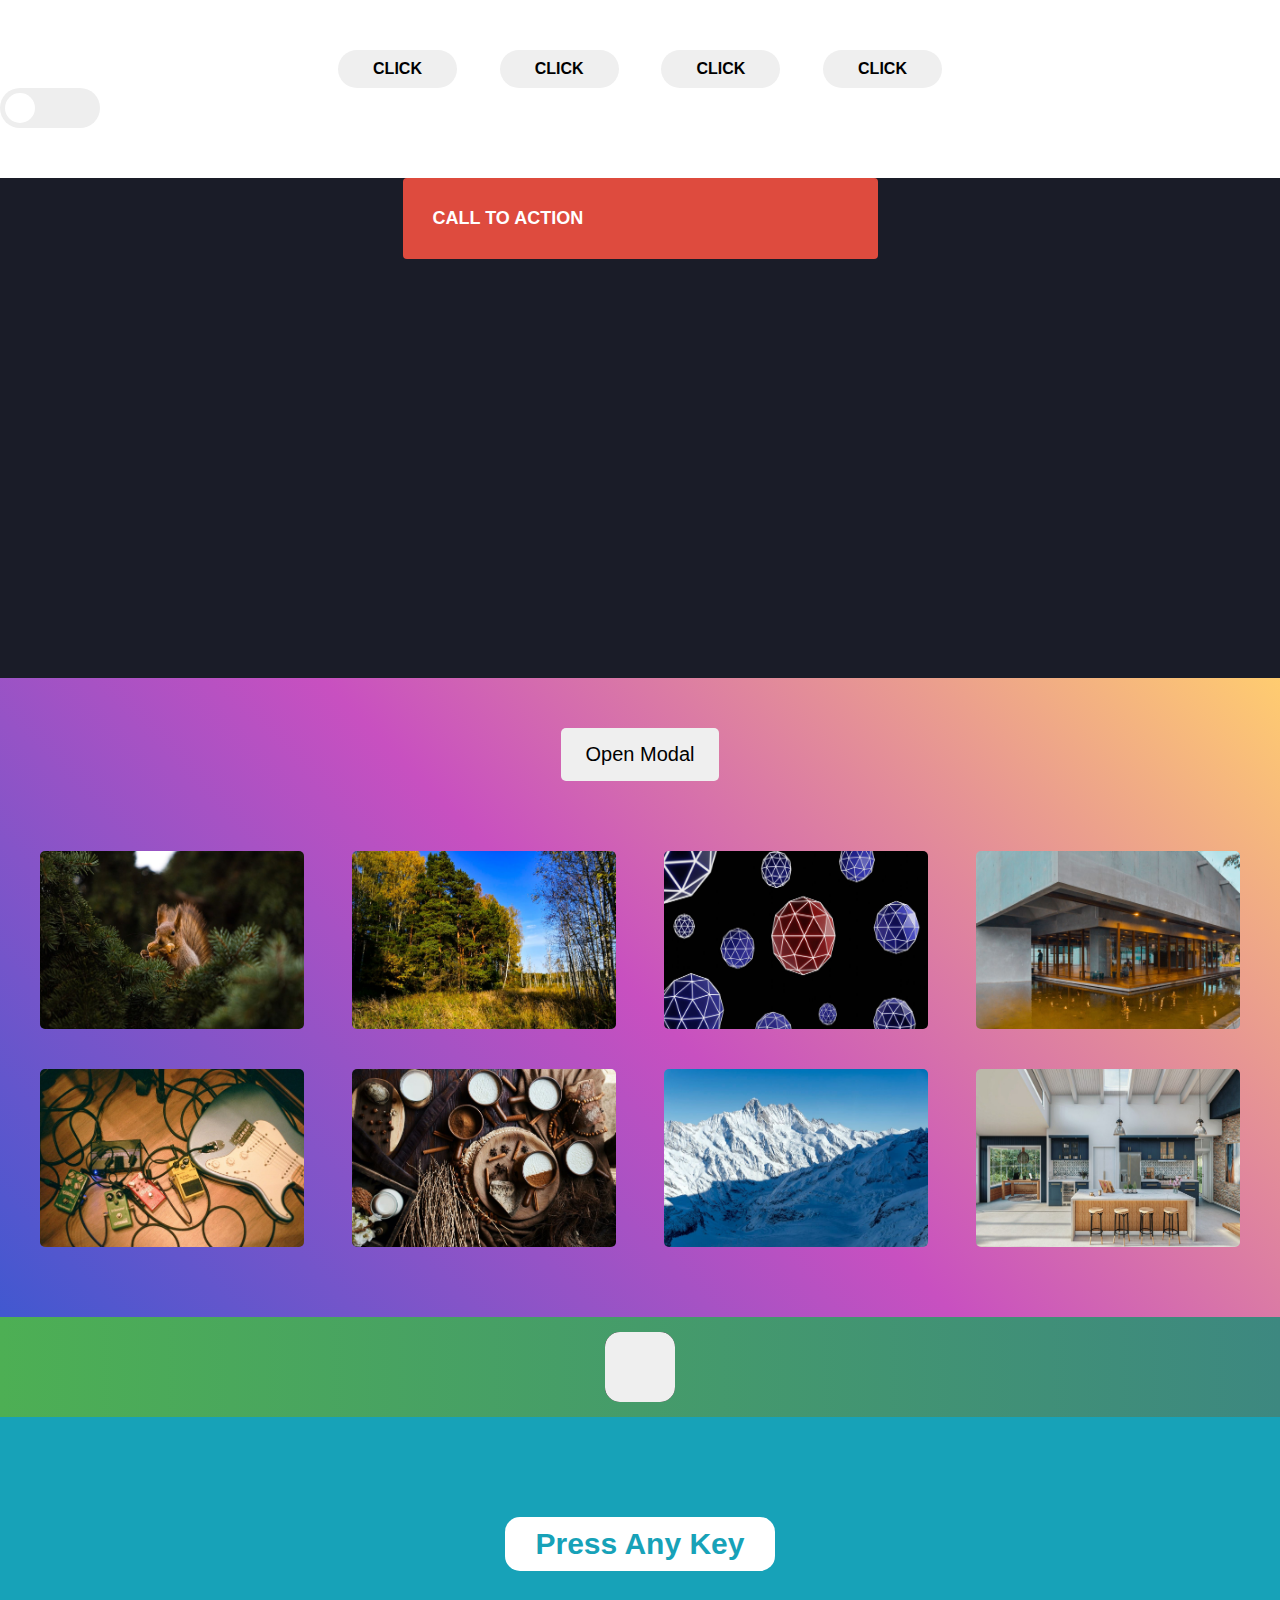
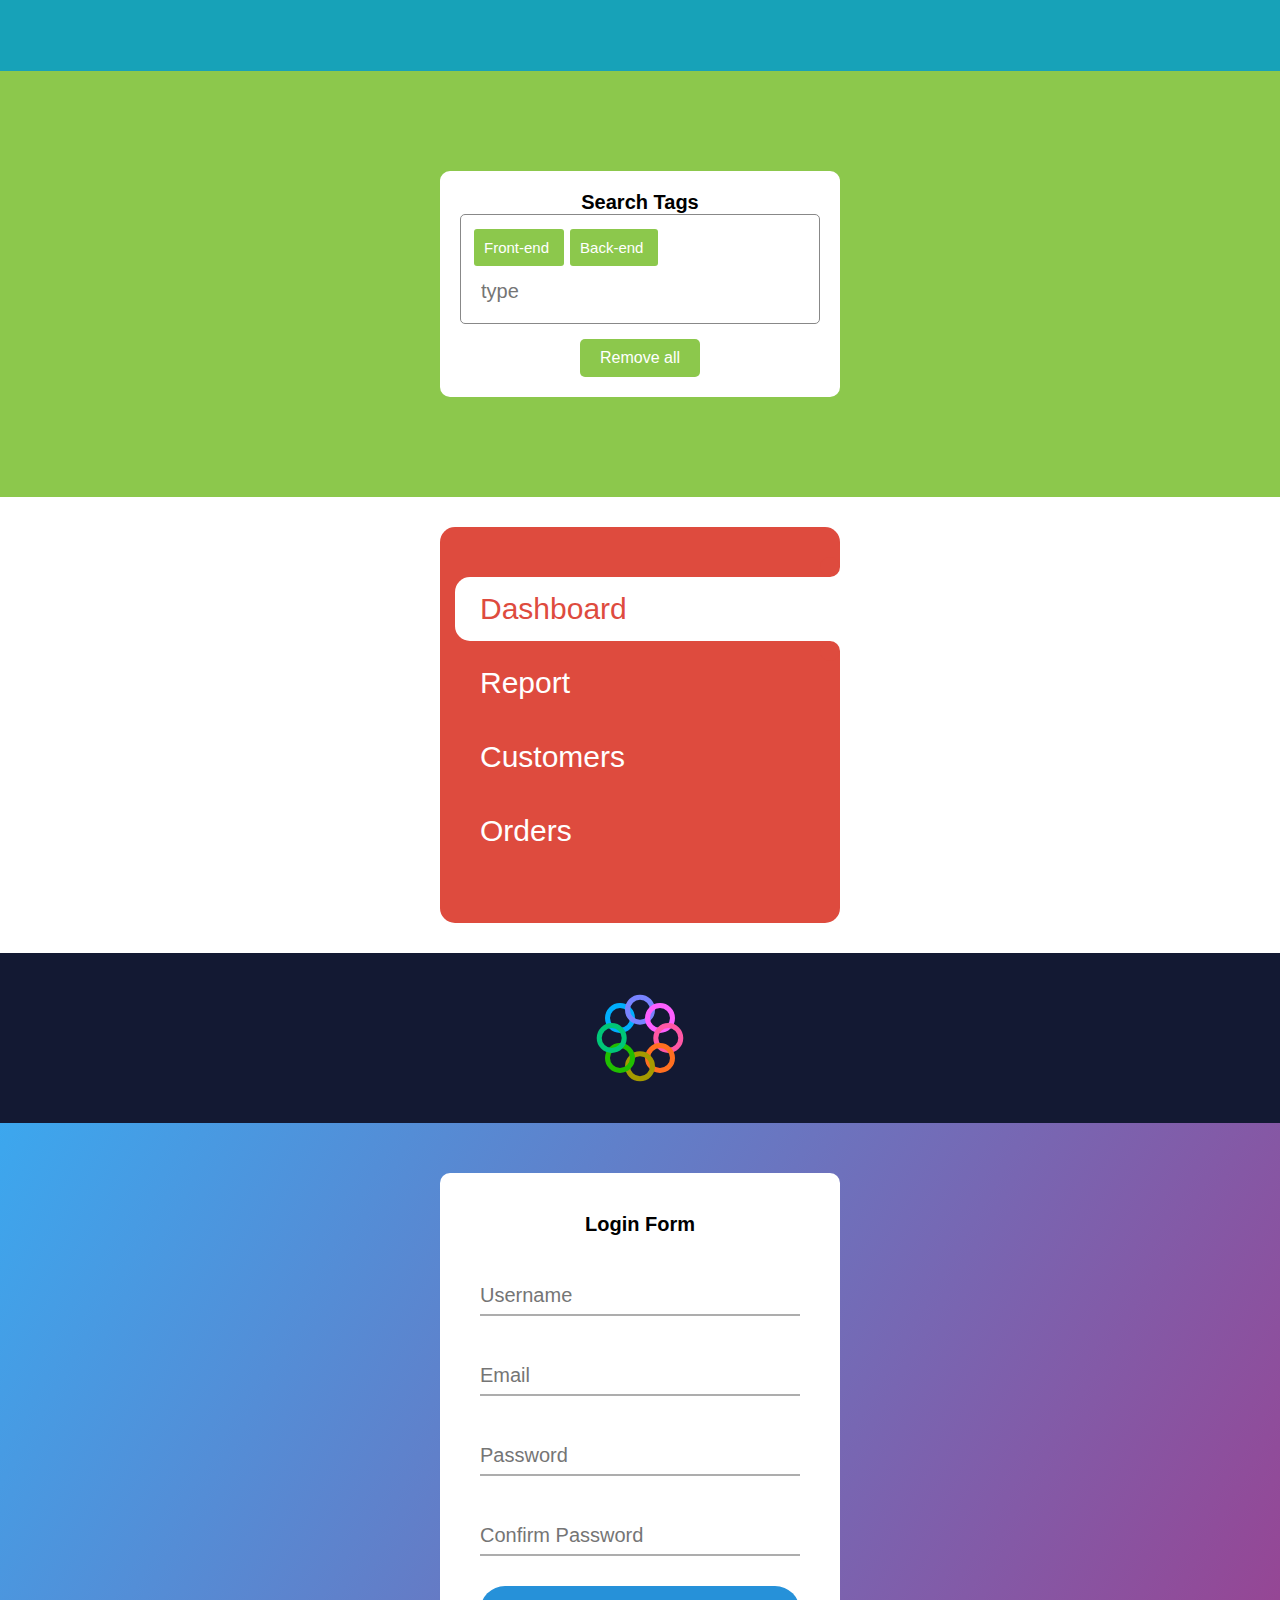
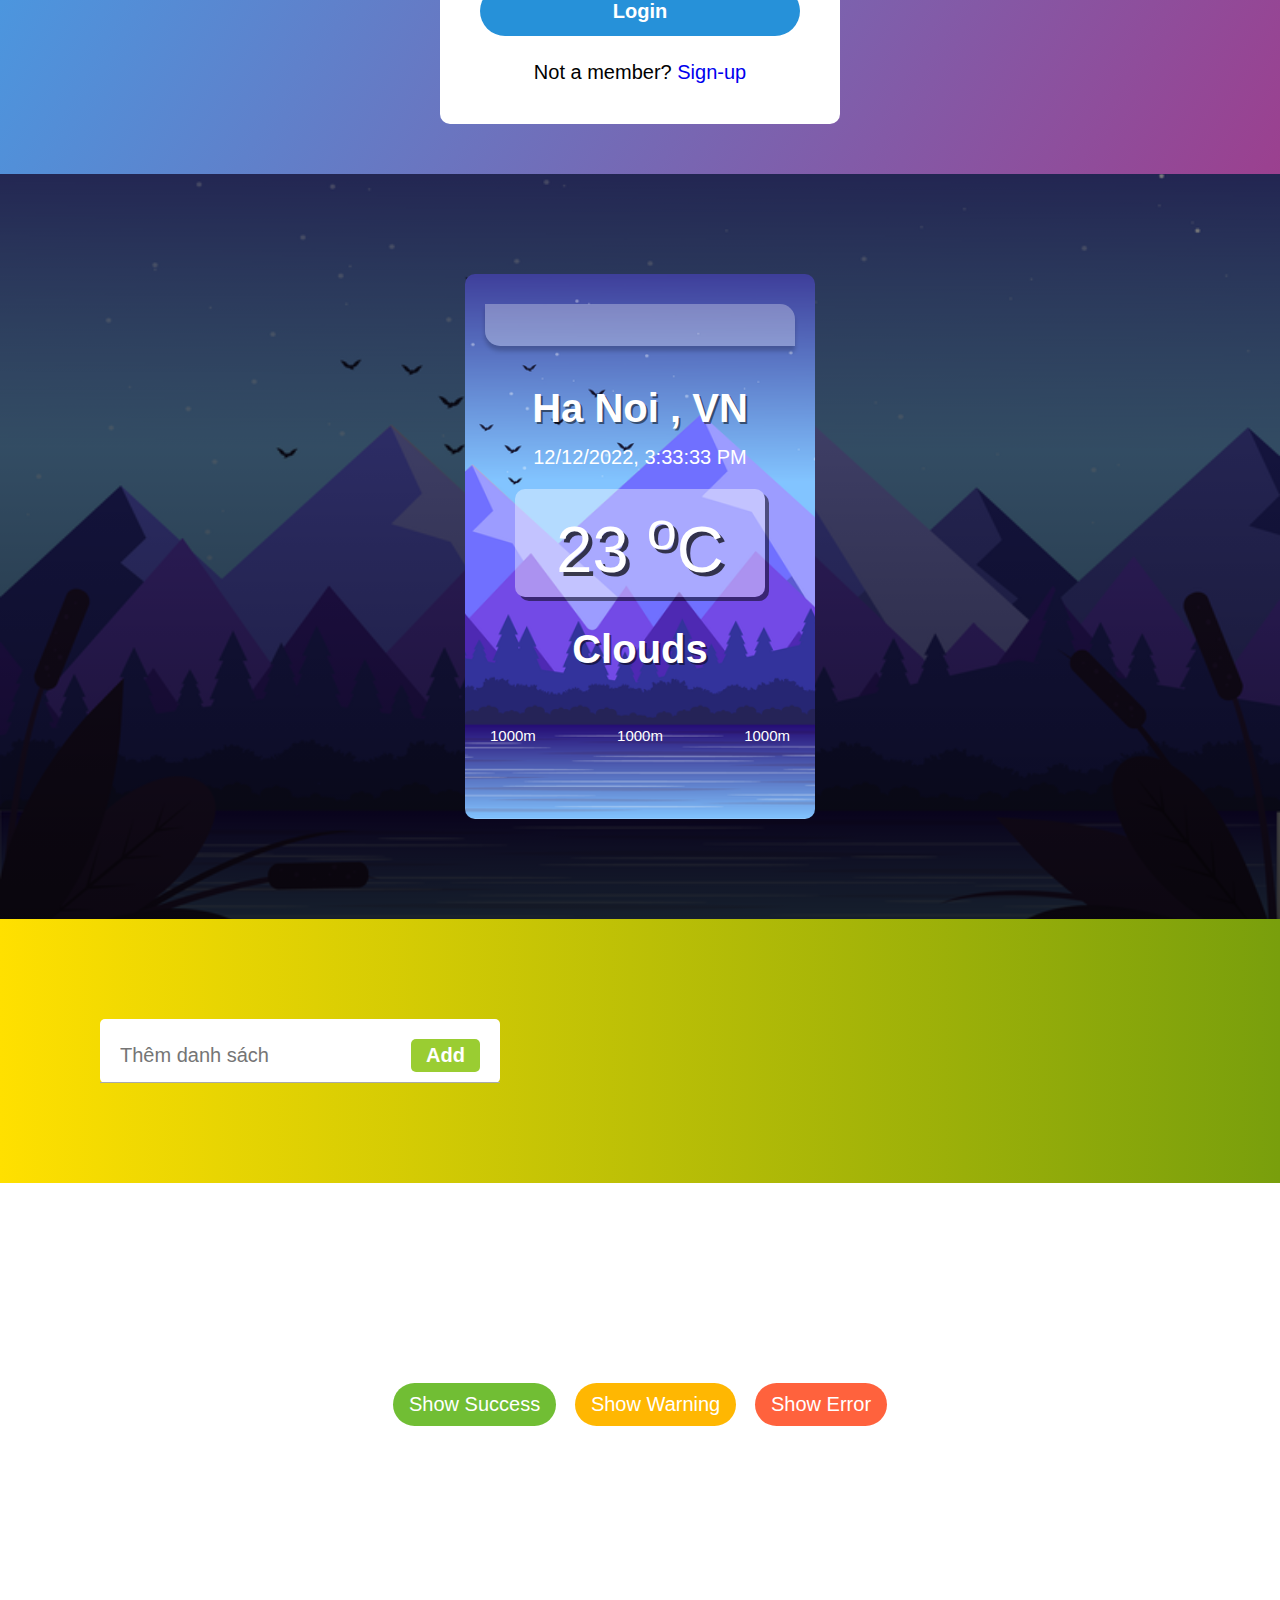
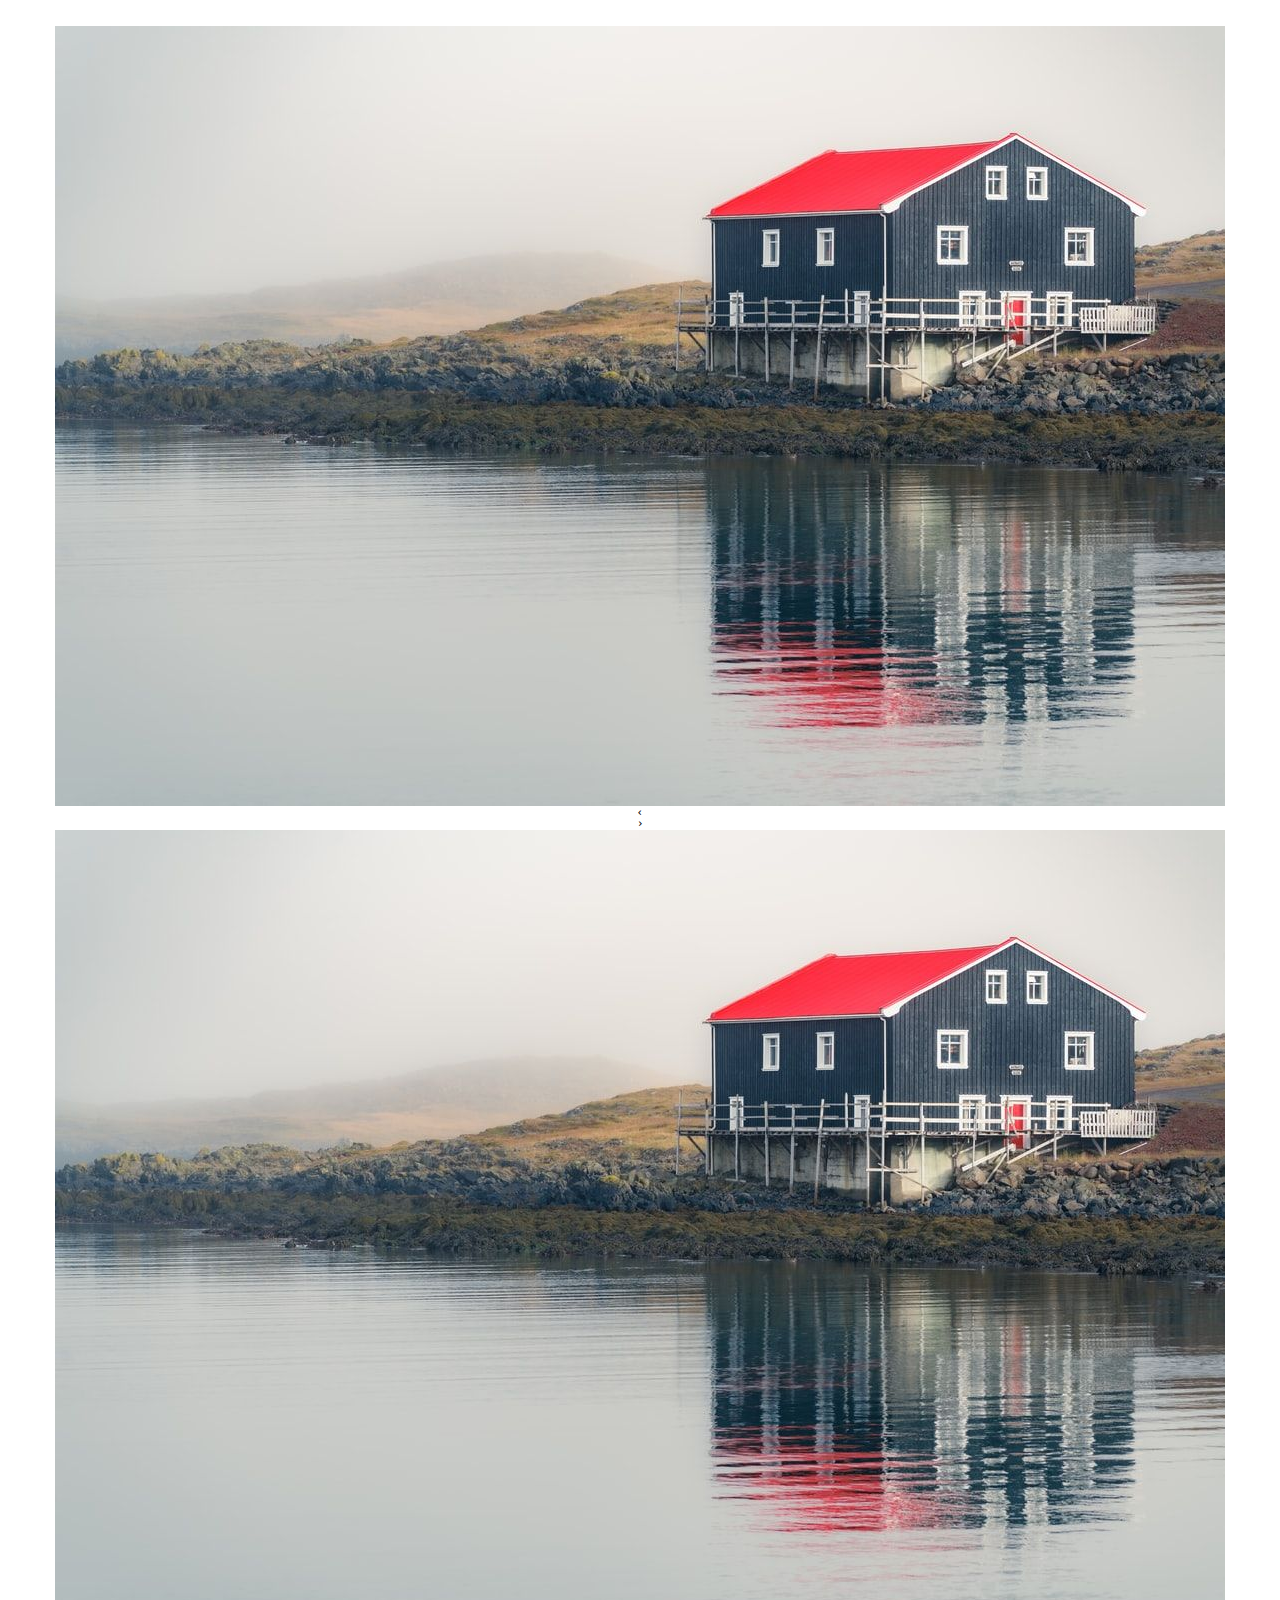
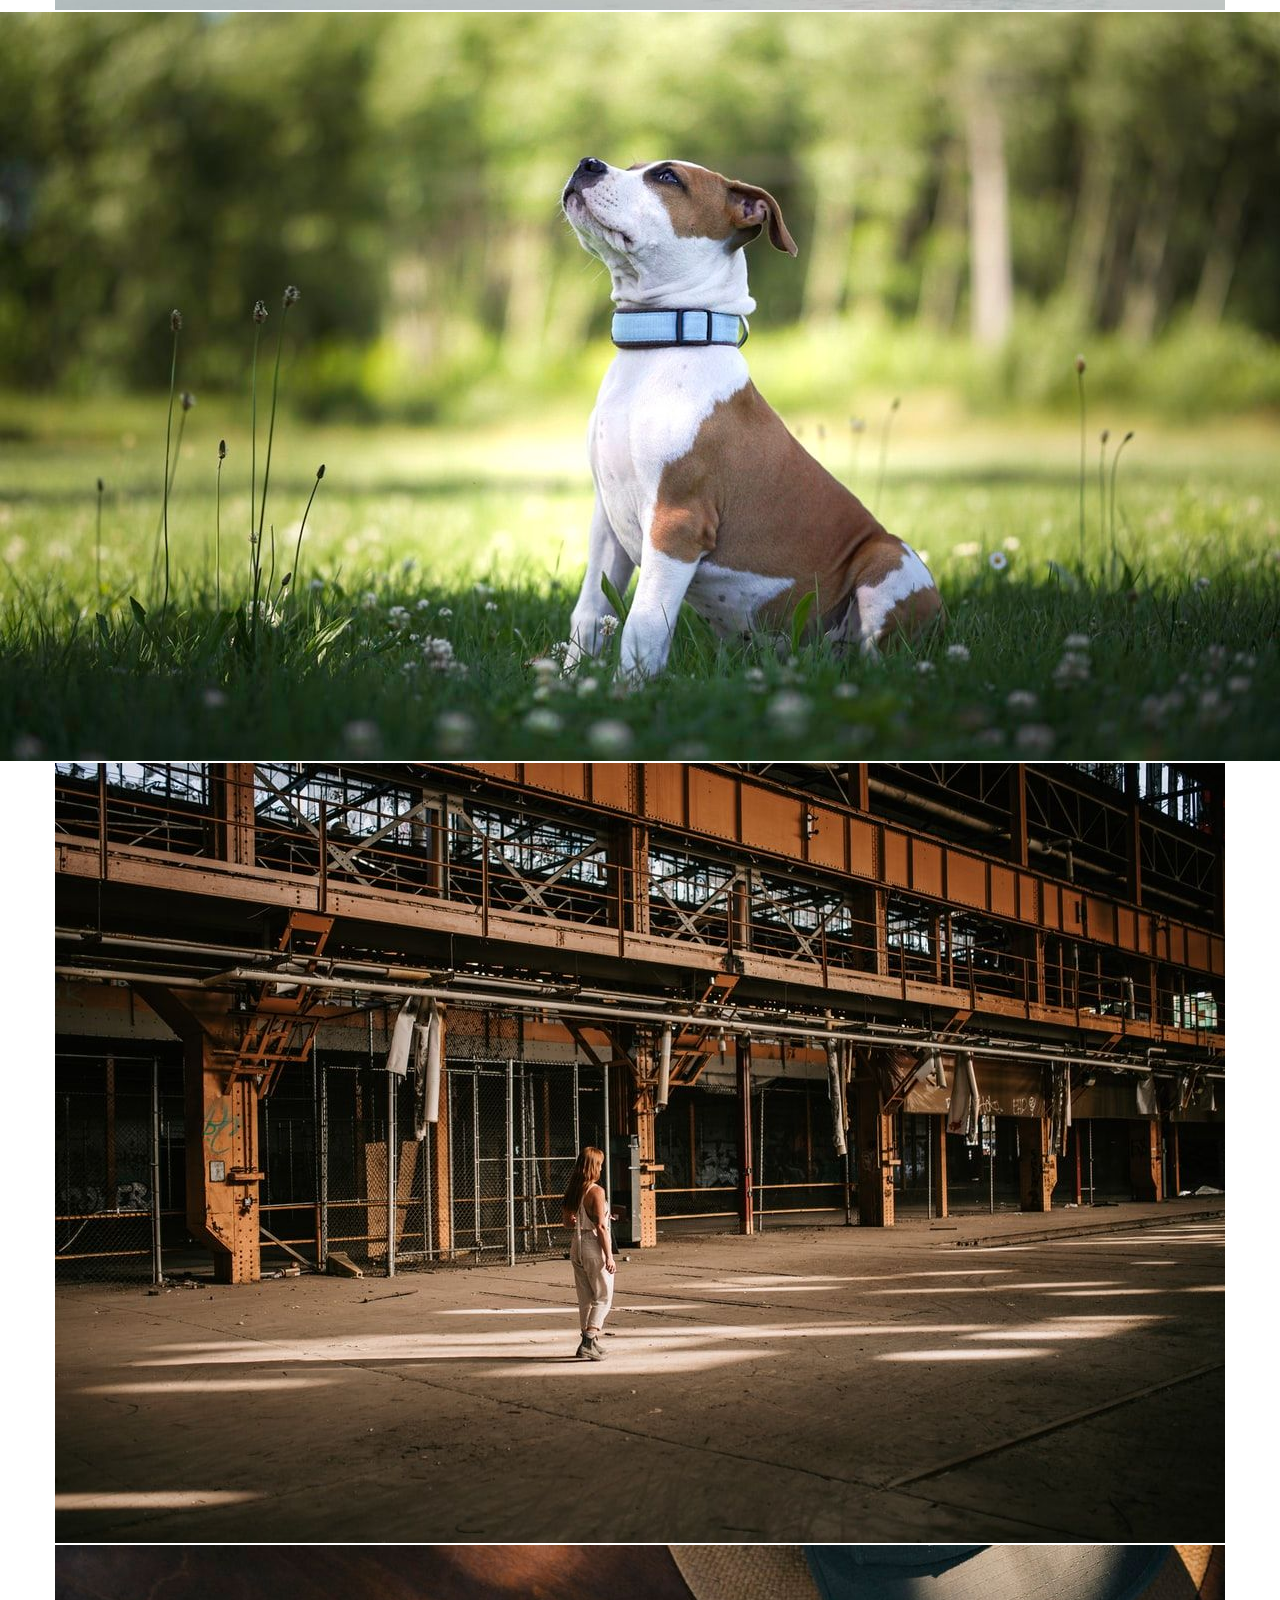
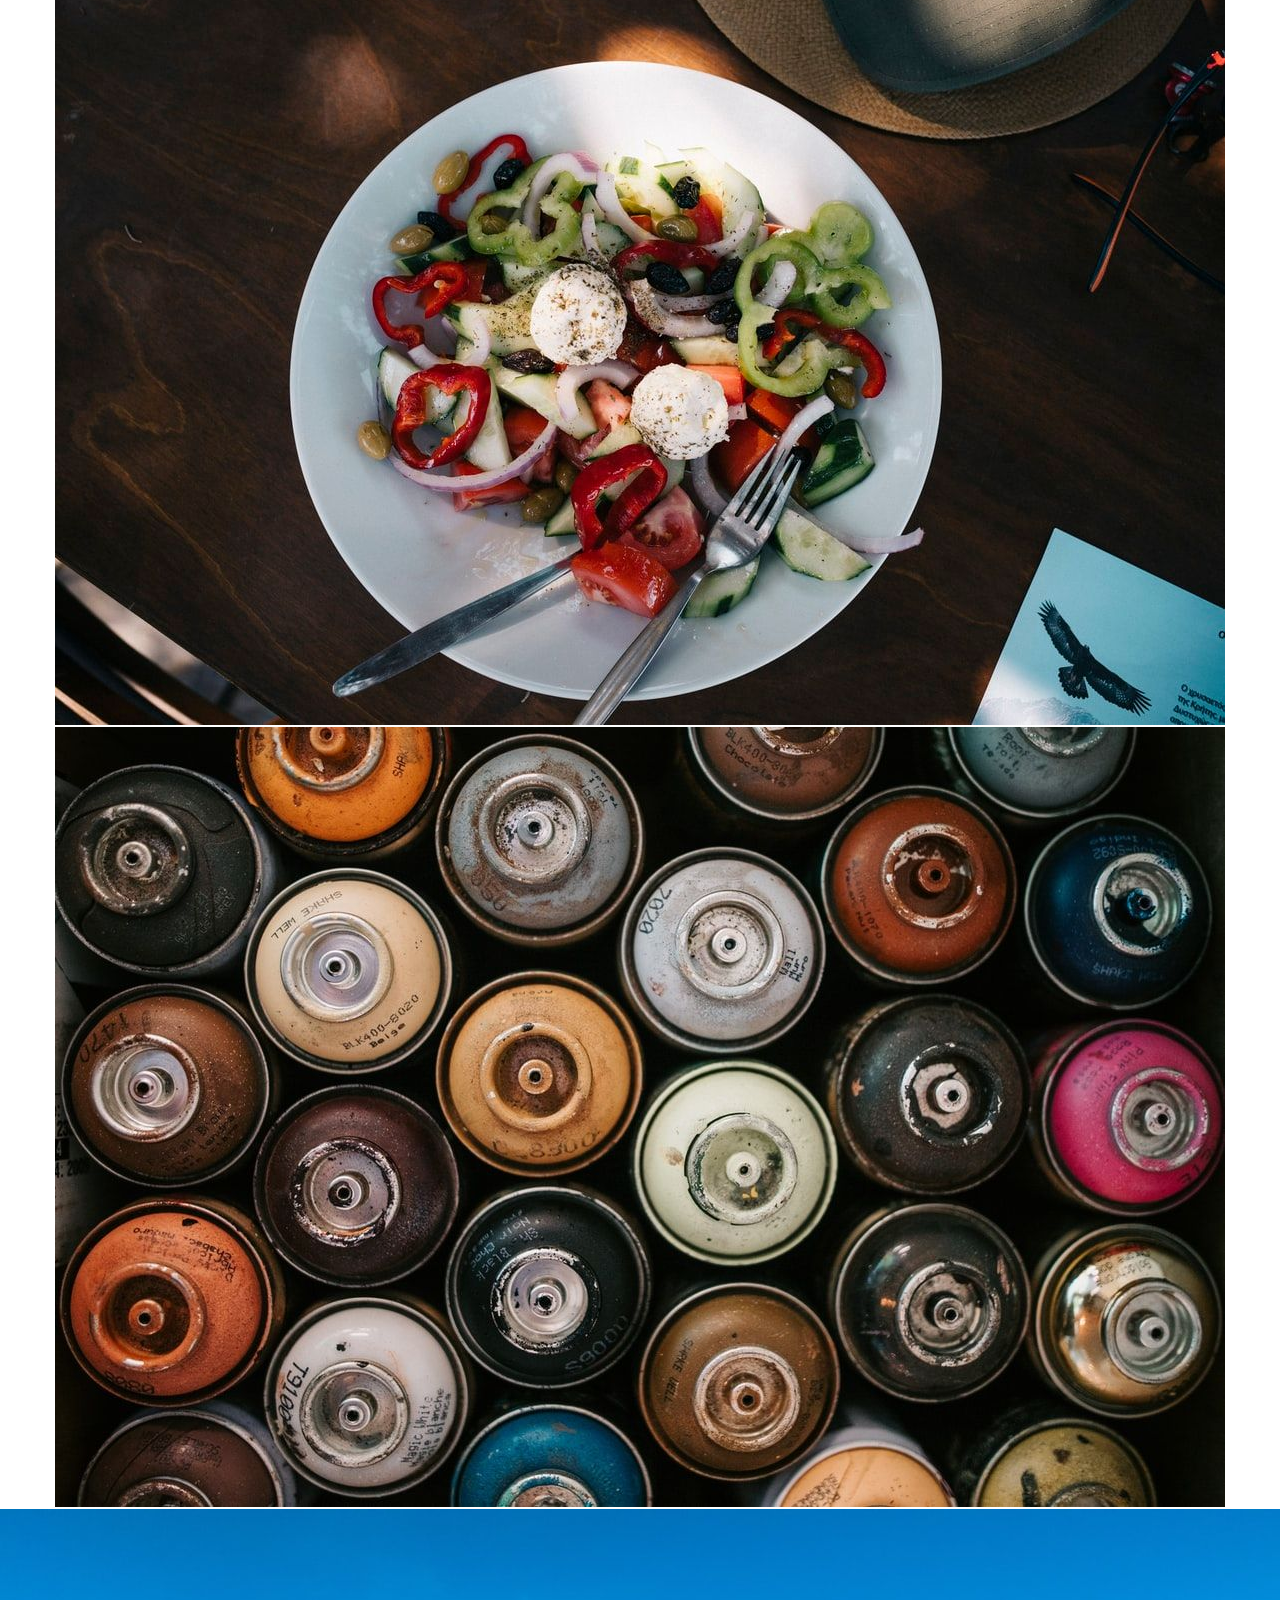
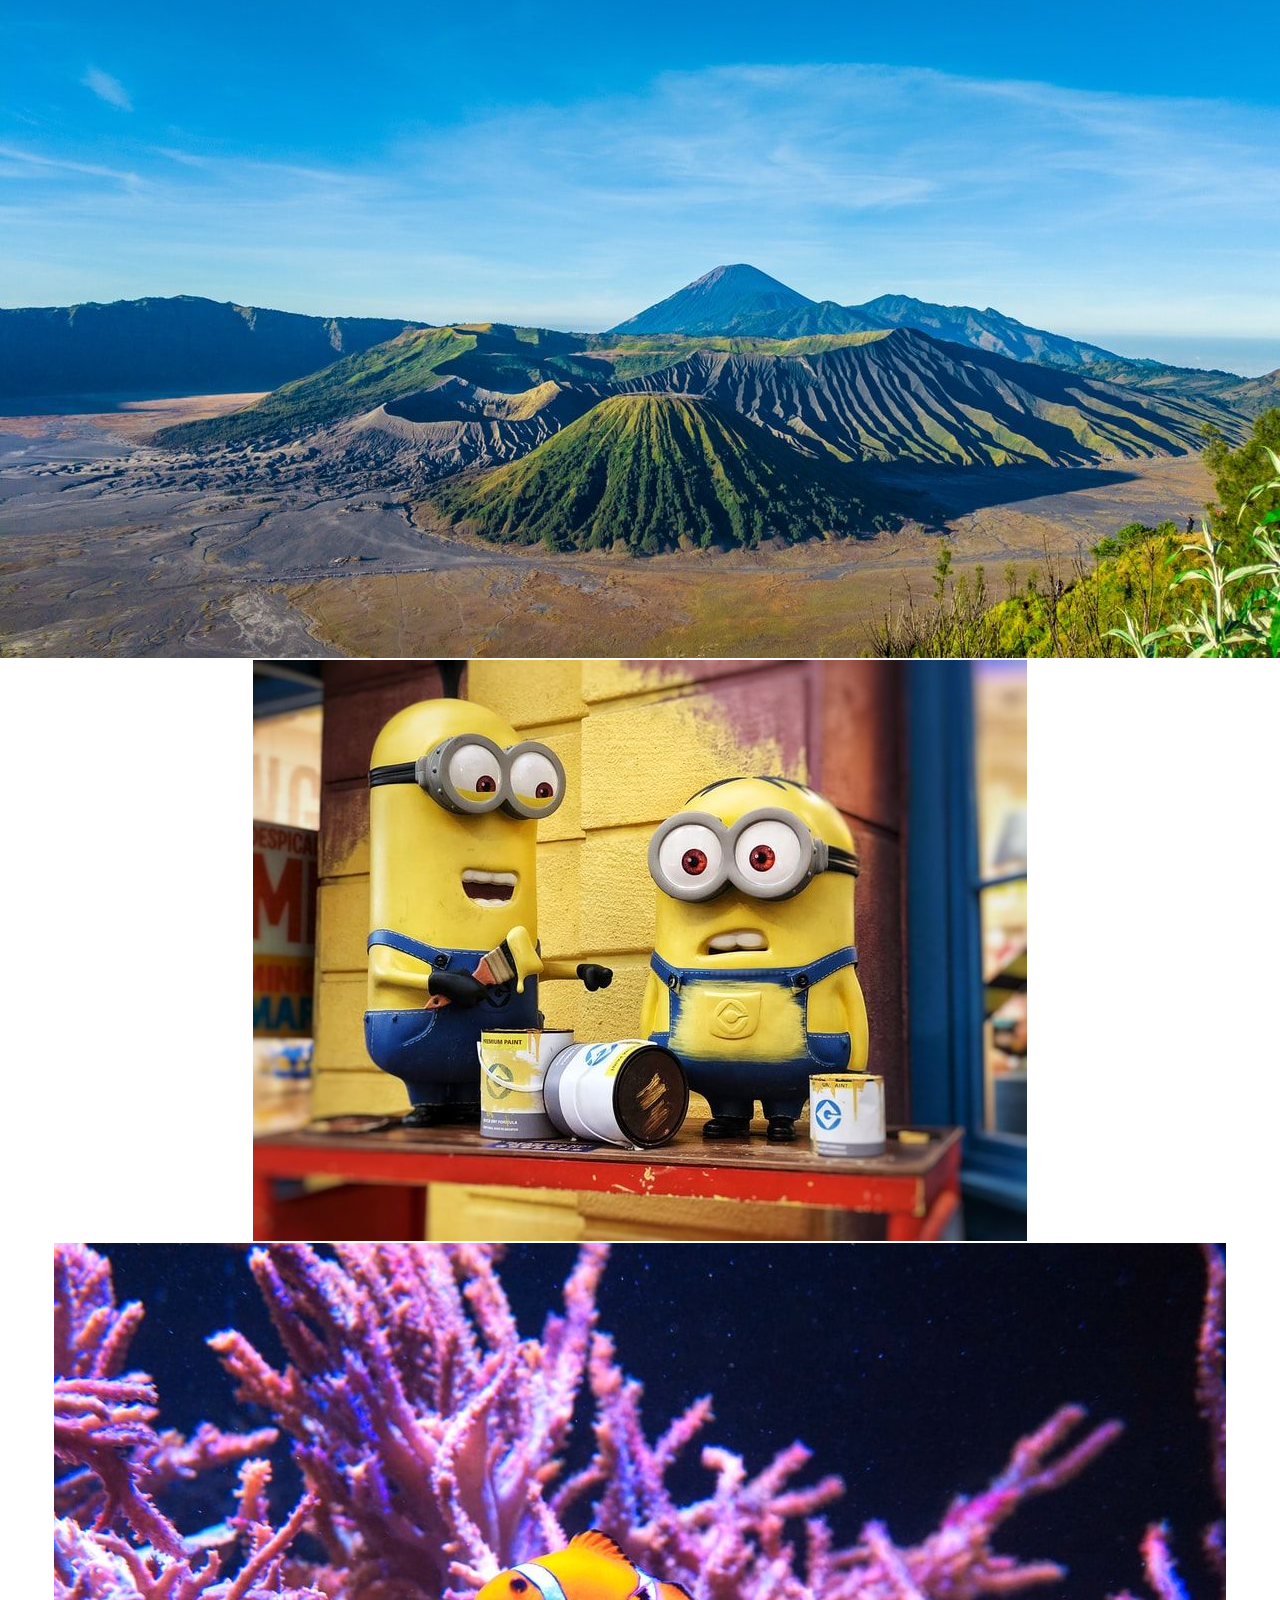
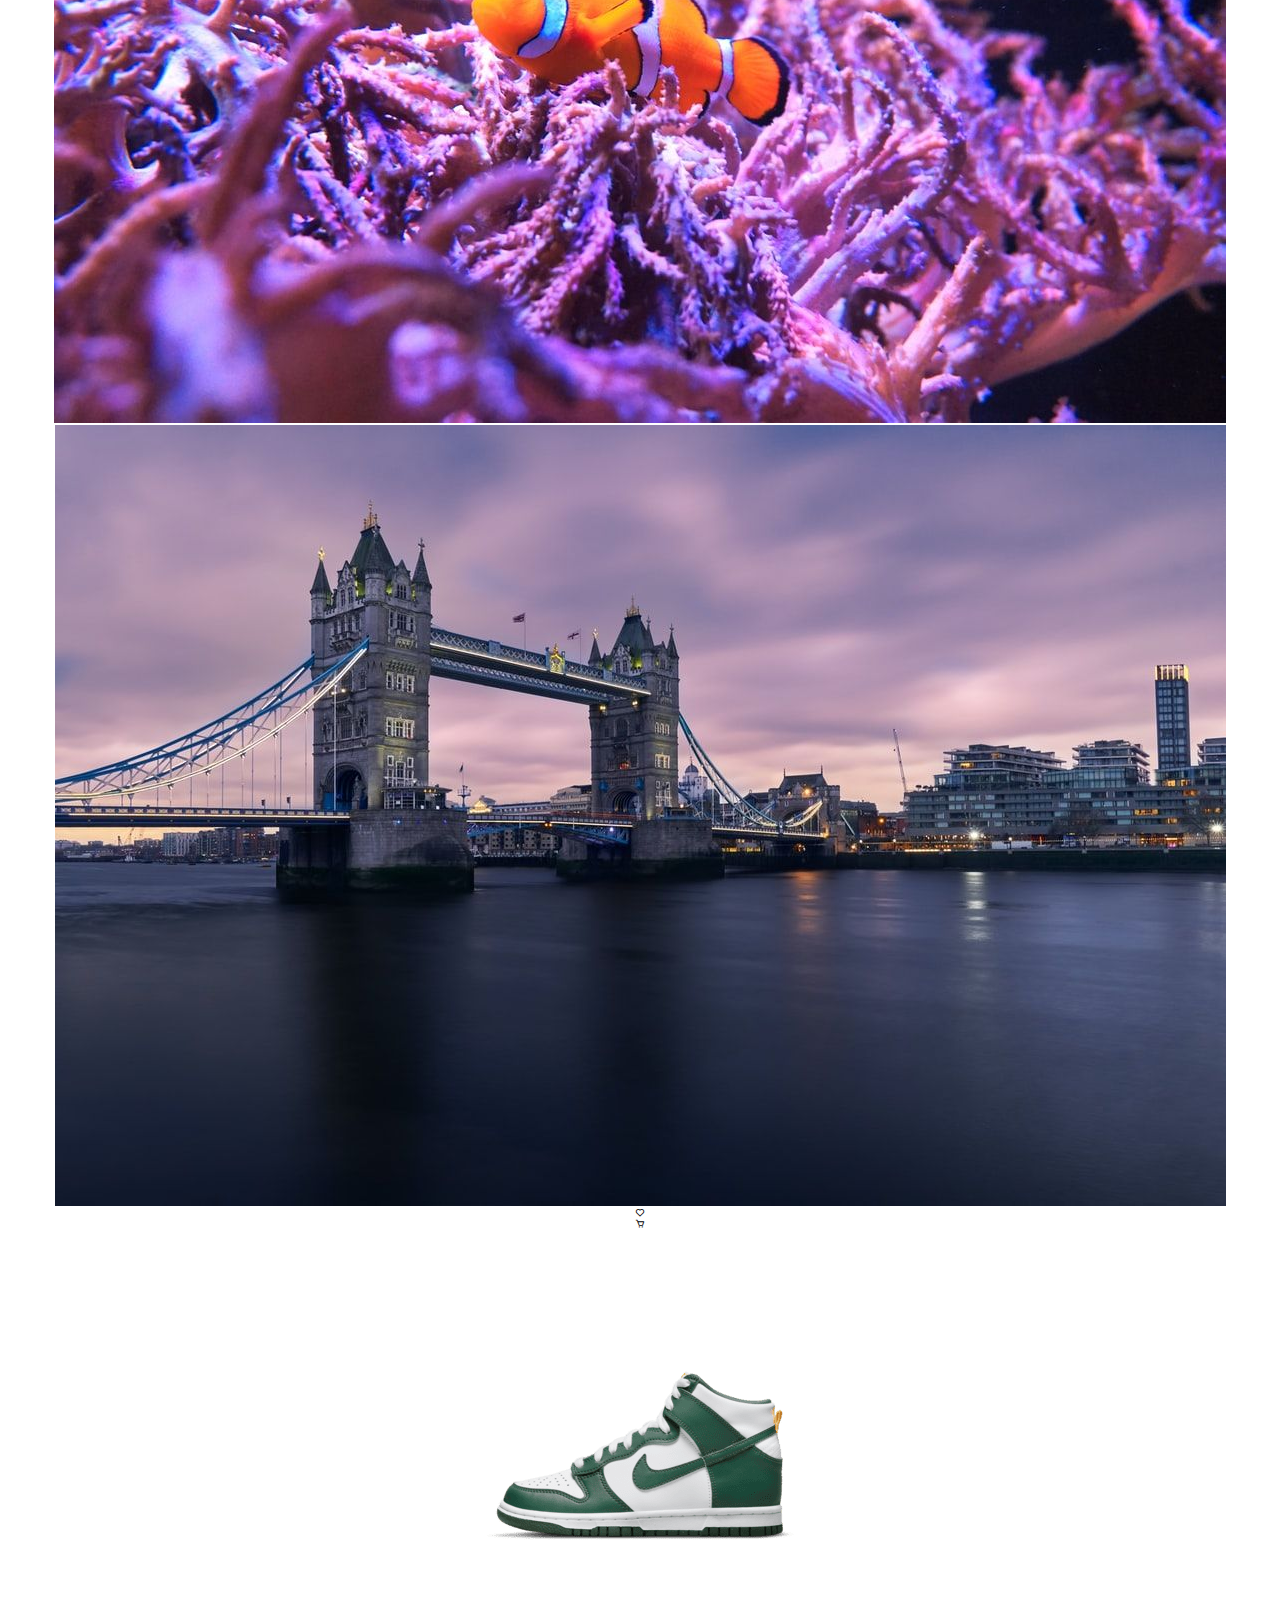
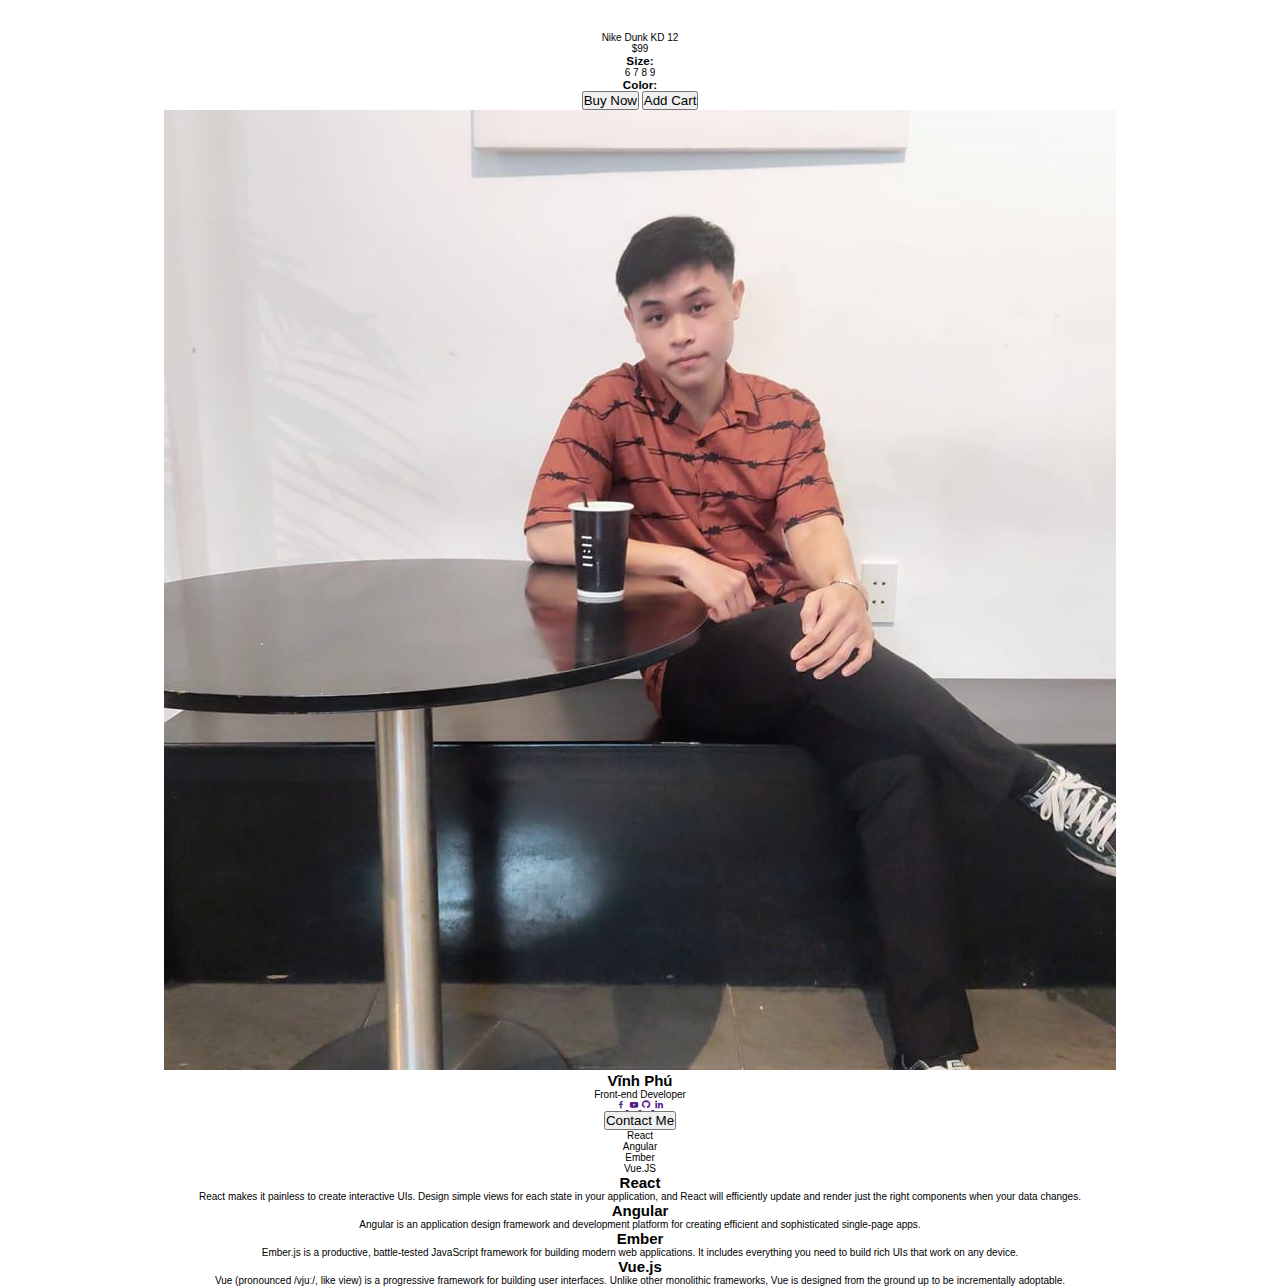
<file: index.html>
<!doctype html>
<html lang="en">

<head>
    <title>Title</title>
    <!-- Required meta tags -->
    <meta charset="utf-8">
    <meta name="viewport" content="width=device-width, initial-scale=1, shrink-to-fit=no">

    <!-- Bootstrap CSS v5.2.0-beta1 -->
    <link rel="stylesheet" href="https://cdn.jsdelivr.net/npm/bootstrap@5.2.0-beta1/dist/css/bootstrap.min.css"
        integrity="sha384-0evHe/X+R7YkIZDRvuzKMRqM+OrBnVFBL6DOitfPri4tjfHxaWutUpFmBp4vmVor" crossorigin="anonymous">
    <!-- fa -->
    <link rel="stylesheet" href="https://use.fontawesome.com/releases/v5.1.1/css/all.css"
        integrity="sha384-O8whS3fhG2OnA5Kas0Y9l3cfpmYjapjI0E4theH4iuMD+pLhbf6JI0jIMfYcK3yZ" crossorigin="anonymous">
    <link rel="stylesheet" href="./css/style.min.css">
    <link href='https://unpkg.com/boxicons@2.1.2/css/boxicons.min.css' rel='stylesheet'>
</head>

<body>


    <button class="btn btn-left">Click</button>
    <button class="btn btn-right">Click</button>
    <button class="btn btn-top">Click</button>
    <button class="btn btn-bottom">Click</button>
    <div class=" ">
        <label for="toggle-input" class="toggle">
            <input type="checkbox" class="toggle-input" id="toggle-input">
            <div class="toggle-bar">
                <div class="toggle-spin"></div>
            </div>
        </label>
    </div>
    <section id="dropdown">
        <div class="dropdown my-5">
            <div class="dropdown-select">
                <span class="dropdown-selected">Call to action</span>
                <i class=" fa fa-caret-down dropdown-caret"></i>
            </div>
            <ul class="dropdown-list">
                <li class="dropdown-item">
                    <span class="dropdown-text">New project</span>
                    <i class="fa fa-plus-circle dropdown-icon"></i>
                </li>
                <li class="dropdown-item">
                    <span class="dropdown-text">view profile</span>
                    <i class="fa fa-user dropdown-icon"></i>
                </li>
                <li class="dropdown-item">
                    <span class="dropdown-text">settings</span>
                    <i class="fa fa-cog dropdown-icon"></i>
                </li>
                <li class="dropdown-item">
                    <span class="dropdown-text">logout</span>
                    <i class="fa fa-circle dropdown-icon"></i>
                </li>
            </ul>
        </div>
    </section>
    <section class="modal-card">
        <button class="open-modal-btn">Open Modal</button>
        <div class="modal-item hide">
            <div class="modal-inner">
                <div class="modal-header">
                    <p>Welcome to party</p>
                    <i class="fa fa-times "></i>
                </div>
                <div class="modal-body">
                    <h2>Modal</h2>
                    <p>Đây là phần body modal</p>
                </div>
                <div class="modal-footer">
                    <button>Close</button>
                </div>
            </div>
        </div>
        <div class="wrapper ">
            <div class="image">
                <img src="./img/img1.jpeg" alt="...">
            </div>
            <div class="image">
                <img src="./img/img2.jpeg" alt="...">
            </div>
            <div class="image">
                <img src="./img/img3.jpeg" alt="...">
            </div>
            <div class="image">
                <img src="./img/img4.jpeg" alt="...">
            </div>
            <div class="image">
                <img src="./img/img5.jpeg" alt="...">
            </div>
            <div class="image">
                <img src="./img/img6.jpeg" alt="...">
            </div>
            <div class="image">
                <img src="./img/img7.jpeg" alt="...">
            </div>
            <div class="image">
                <img src="./img/img8.jpeg" alt="...">
            </div>
        </div>
        <div class="gallery">
            <i class="fa fa-times close"></i>
            <div class="gallery-inner">
                <img src="./img/img2.jpeg" alt="...">
            </div>
            <div class="control prev">
                <i class="fa fa-chevron-left"></i>
            </div>
            <div class="control right">
                <i class="fa fa-chevron-right"></i>

            </div>
        </div>
    </section>
    <section class="search">
        <div class="search-box">
            <input type="text" class="search-box-input">
            <button class="search-box-btn">
                <i class="fa fa-search"></i>
            </button>
        </div>
    </section>
    <section class="keycode">
        <button class="keycode-alert ">Press Any Key </button>
        <div class="keycode-box hide-key">
            <div class="keycode-info">40</div>
            <div class="keycode-detail">
                <div class="keycode-card key">
                    <p>Key</p>
                    <p>0</p>
                </div>
                <div class="keycode-card location">
                    <p>Location</p>
                    <p>0</p>
                </div>
                <div class="keycode-card which">
                    <p>Which</p>
                    <p>0</p>
                </div>
                <div class="keycode-card code">
                    <p>Code</p>
                    <p>0</p>
                </div>
            </div>
        </div>
    </section>
    <section class="search-tag">
        <div class="search-card">
            <h1 class="'search-title">Search Tags</h1>
            <div class="search-content">

                <input class="search-input" type="text" placeholder="type">
            </div>
            <button class="search-btn-remove">Remove all</button>
        </div>
    </section>
    <!-- Curve background efffects -->
    <section class="curve-bg">
        <ul class="menu">
            <li class="menu-item active">
                <i class="fa fa-home"></i>
                <span class="menu-text">Dashboard</span>
            </li>
            <li class="menu-item">
                <i class="fa fa-chart-bar"></i>
                <span class="menu-text">Report</span>
            </li>
            <li class="menu-item">
                <i class="fa fa-user"></i>
                <span class="menu-text">Customers</span>
            </li>
            <li class="menu-item">
                <i class="fa fa-shopping-cart"></i>
                <span class="menu-text">Orders</span>
            </li>
        </ul>
    </section>
    <section id="loading">
        <div class="loading">
            <div class="item item-1"></div>
            <div class="item item-2"></div>
            <div class="item item-3"></div>
            <div class="item item-4"></div>
            <div class="item item-5"></div>
            <div class="item item-6"></div>
            <div class="item item-7"></div>
            <div class="item item-8"></div>
        </div>
    </section>
    <!-- form validation -->
    <section class="form">
        <div class="form-item">
            <form action="" id="form">
                <h1>Login Form</h1>
                <div class="form-control   ">
                    <input type="text" placeholder="Username" name="" id="user">
                    <small> </small>
                    <span></span>
                </div>
                <div class="form-control   ">
                    <input type="email" placeholder="Email" name="" id="email">
                    <small></small>
                    <span></span>
                </div>
                <div class="form-control">
                    <input type="password" placeholder="Password" name="" id="password">
                    <small> </small>
                    <span></span>
                </div>
                <div class="form-control  ">
                    <input type="password" placeholder="Confirm Password" name="" id="confirmPass">
                    <small></small>
                    <span></span>
                </div>
                <button type="submit" class="form-btn">Login</button>
                <div class="sign-up">
                    Not a member? <a href="#">Sign-up</a>
                </div>
            </form>
        </div>
    </section>
    <!--  api -->
    <section class="api-section">
        <div id="weather">
            <input type="text" class="weather">
            <div class="weather-content">
                <h1 class="weather-title">
                    <span class="city">Ha Noi</span>
                    <span>,</span>
                    <span class="country">VN</span>
                </h1>
                <div class="weather-time">12/12/2022, 3:33:33 PM</div>
                <div class="weather-box">
                    <span class="weather-value">23 <sup>o</sup>C</span>
                </div>
                <div class="weather-bot">Clouds</div>
                <div class="weather-foot">
                    <div class="weather-item eye">
                        <i class="fa fa-eye"></i>
                        <span>1000m</span>
                    </div>
                    <div class="weather-item wind">
                        <i class="fa fa-spinner"></i>
                        <span>1000m</span>
                    </div>
                    <div class="weather-item sun">
                        <i class="fa fa-sun"></i>
                        <span>1000m</span>
                    </div>
                </div>
            </div>
        </div>
    </section>
    <!--  to do list -->
    <section class="todo">
        <div class="container todo-list">
            <form id="formTodo">
                <input id="todoList" type="text" placeholder="Thêm danh sách">
                <button id="btnTodoList" class="btn-todo" type="submit">Add</button>
            </form>
            <ul class="list-todo"> </ul>
        </div>
    </section>
    <!-- Toast Notification Animation -->
    <div class="control">
        <button onclick="showSuccess()" class="success">Show Success</button>
        <button onclick="showWarning()" class="warning">Show Warning</button>
        <button onclick="showError()" class="error">Show Error</button>

        <div id="toast"> </div>

    </div>
    <!--  slide show -->
    <section class="slide_box ">
        <div class="container">
            <div class="main  ">
                <img src="./img/slide/img1.jpeg" alt="..." class="img_feature">
                <div class="slide_control " id="prev">
                    <i class='bx bx-chevron-left'></i>
                </div>
                <div class="slide_control next">
                    <i class='bx bx-chevron-right'></i>
                </div>
            </div>
            <div class="list_img">
                <img src="./img/slide/img1.jpeg" alt="...">
                <img src="./img/slide/img2.jpeg" alt="...">
                <img src="./img/slide/img3.jpeg" alt="...">
                <img src="./img/slide/img4.jpeg" alt="...">
                <img src="./img/slide/img5.jpeg" alt="...">
                <img src="./img/slide/img6.jpeg" alt="...">
                <img src="./img/slide/img7.jpeg" alt="...">
                <img src="./img/slide/img8.jpeg" alt="...">
                <img src="./img/slide/img9.jpeg" alt="...">
            </div>
        </div>
    </section>
    <!--  card -->
    <section class="card-main">
        <div class="card-box">
            <div class=" card-heart">
                <i class='bx bx-heart'></i>
            </div>
            <div class="card-cart">
                <i class='bx bx-cart'></i>
            </div>
            <div class="card-img">
                <img src="./dunk-high-older-shoes-V2PFc8.png" alt="shoe">
            </div>
            <div class="card-title">
                Nike Dunk KD 12
            </div>
            <div class="card-price">
                $99
            </div>
            <div class="card-size">
                <h3>Size:</h3>
                <span>6</span>
                <span>7</span>
                <span>8</span>
                <span>9</span>
            </div>
            <div class="card-color">
                <h3>Color:</h3>
                <span class="card-color-green"></span>
                <span class="card-color-red"></span>
                <span class="card-color-black"></span>
            </div>
            <div class="card-action">
                <button class="card-btn">Buy Now</button>
                <button class="card-btn">Add Cart</button>
            </div>
        </div>

    </section>

    <!--  profile -->


    <section class="profile">
        <div class="card-profile">
            <div class="profile_img">
                <img src="./295329850_1138850166665940_8014641646810977258_n.jpg" alt="...">
            </div>
            <h2>Vĩnh Phú</h2>
            <p>Front-end Developer</p>
            <div class="card-social">
                <a href="">
                    <i class='bx bxl-facebook'></i>
                </a>
                <a href="">
                    <i class='bx bxl-youtube'></i>
                </a>
                <a href="">
                    <i class='bx bxl-github'></i>
                </a>
                <a href="">
                    <i class='bx bxl-linkedin'></i>
                </a>
            </div>
            <button class="card-btn">Contact Me</button>
        </div>

    </section>

    <div class="tab-ui">
        <!-- Tab items -->
        <div class="tabs">
            <div class="tab-item active">
                <i class="tab-icon fas fa-code"></i>
                React
            </div>
            <div class="tab-item">
                <i class="tab-icon fas fa-cog"></i>
                Angular
            </div>
            <div class="tab-item">
                <i class="tab-icon fas fa-plus-circle"></i>
                Ember
            </div>
            <div class="tab-item">
                <i class="tab-icon fas fa-pen-nib"></i>
                Vue.JS
            </div>
            <div class="line"></div>
        </div>

        <!-- Tab content -->
        <div class="tab-content">
            <div class="tab-pane active">
                <h2>React</h2>
                <p>React makes it painless to create interactive UIs. Design simple views for each state in your
                    application, and React will efficiently update and render just the right components when your data
                    changes.</p>
            </div>
            <div class="tab-pane">
                <h2>Angular</h2>
                <p>Angular is an application design framework and development platform for creating efficient and
                    sophisticated single-page apps.</p>
            </div>
            <div class="tab-pane">
                <h2>Ember</h2>
                <p>Ember.js is a productive, battle-tested JavaScript framework for building modern web applications. It
                    includes everything you need to build rich UIs that work on any device.</p>
            </div>
            <div class="tab-pane">
                <h2>Vue.js</h2>
                <p>Vue (pronounced /vjuː/, like view) is a progressive framework for building user interfaces. Unlike
                    other monolithic frameworks, Vue is designed from the ground up to be incrementally adoptable. </p>
            </div>
        </div>
    </div>

    <!-- Bootstrap JavaScript Libraries -->
    <script src="https://cdn.jsdelivr.net/npm/@popperjs/core@2.11.5/dist/umd/popper.min.js"
        integrity="sha384-Xe+8cL9oJa6tN/veChSP7q+mnSPaj5Bcu9mPX5F5xIGE0DVittaqT5lorf0EI7Vk"
        crossorigin="anonymous"></script>

    <script src="https://cdn.jsdelivr.net/npm/bootstrap@5.2.0-beta1/dist/js/bootstrap.min.js"
        integrity="sha384-kjU+l4N0Yf4ZOJErLsIcvOU2qSb74wXpOhqTvwVx3OElZRweTnQ6d31fXEoRD1Jy"
        crossorigin="anonymous"></script>
    <script src="./js/modal.js"></script>
</body>

</html>
</file>
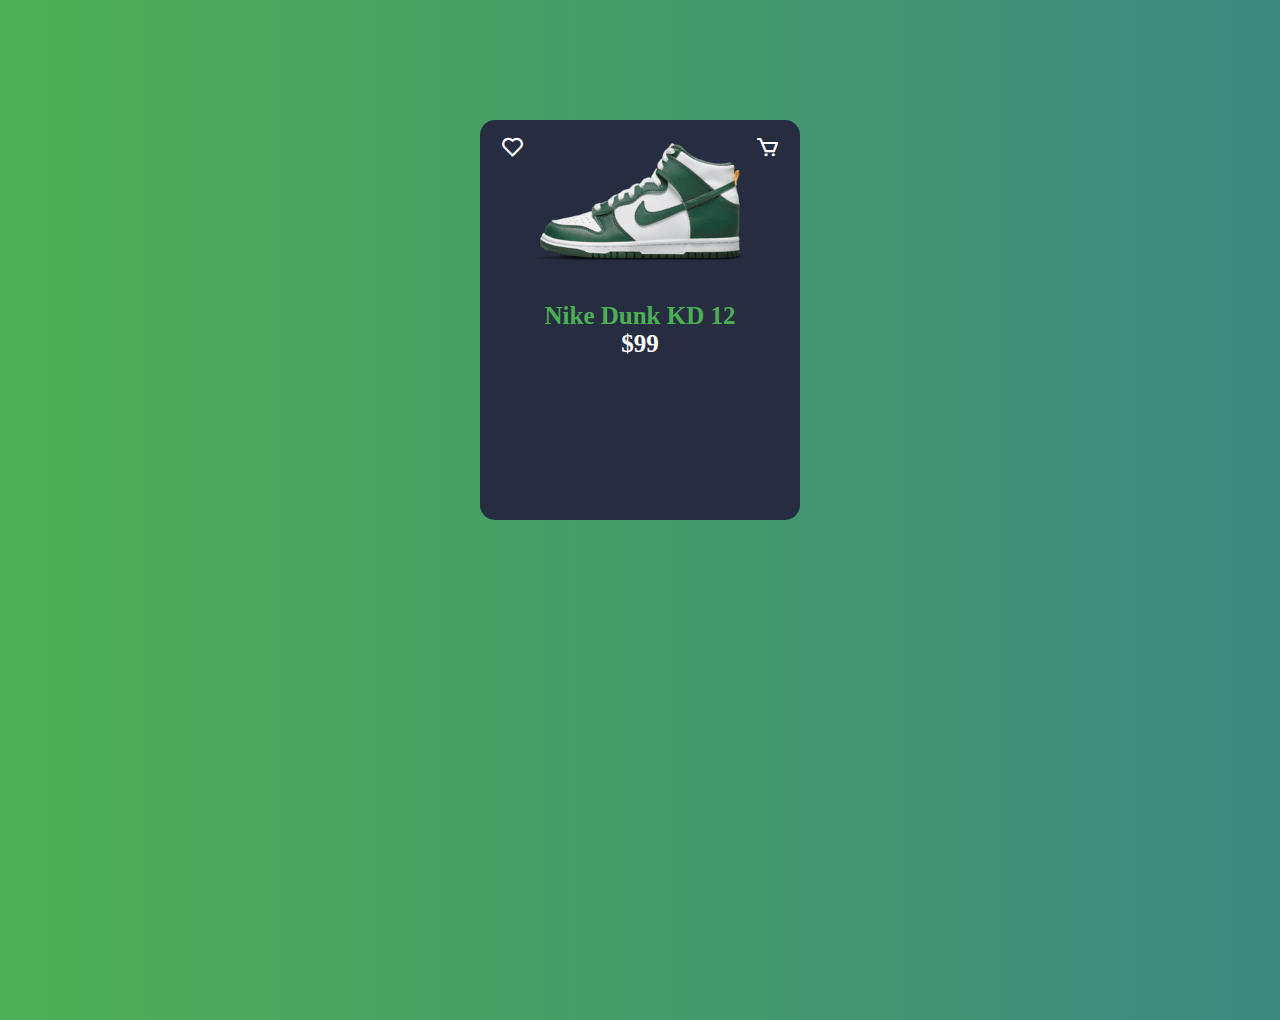
<file: card.html>
<!doctype html>
<html lang="en">

<head>
    <title>Product card</title>
    <!-- Required meta tags -->
    <meta charset="utf-8">
    <meta name="viewport" content="width=device-width, initial-scale=1, shrink-to-fit=no">

    <!-- Bootstrap CSS v5.2.0-beta1 -->
    <link rel="stylesheet" href="https://cdn.jsdelivr.net/npm/bootstrap@5.2.0-beta1/dist/css/bootstrap.min.css"
        integrity="sha384-0evHe/X+R7YkIZDRvuzKMRqM+OrBnVFBL6DOitfPri4tjfHxaWutUpFmBp4vmVor" crossorigin="anonymous">
    <link rel="stylesheet" href="https://use.fontawesome.com/releases/v5.1.1/css/all.css"
        integrity="sha384-O8whS3fhG2OnA5Kas0Y9l3cfpmYjapjI0E4theH4iuMD+pLhbf6JI0jIMfYcK3yZ" crossorigin="anonymous">

    <link href='https://unpkg.com/boxicons@2.1.2/css/boxicons.min.css' rel='stylesheet'>

    <link rel="stylesheet" href="./css/card.min.css">
</head>

<body>
    <div class="card">
        <div class=" card-heart">
            <i class='bx bx-heart'></i>
        </div>
        <div class="card-cart">
            <i class='bx bx-cart'></i>
        </div>
        <div class="card-img">
            <img src="./dunk-high-older-shoes-V2PFc8.png" alt="shoe">
        </div>
        <div class="card-title">
            Nike Dunk KD 12
        </div>
        <div class="card-price">
            $99
        </div>
        <div class="card-size">
            <h3>Size:</h3>
            <span>6</span>
            <span>7</span>
            <span>8</span>
            <span>9</span>
        </div>
        <div class="card-color">
            <h3>Color:</h3>
            <span class="card-color-green"></span>
            <span class="card-color-red"></span>
            <span class="card-color-black"></span>
        </div>
        <div class="card-action">
            <button>Buy Now</button>
            <button>Add Cart</button>
        </div>
    </div>
    <!-- Bootstrap JavaScript Libraries -->
    <script src="https://cdn.jsdelivr.net/npm/@popperjs/core@2.11.5/dist/umd/popper.min.js"
        integrity="sha384-Xe+8cL9oJa6tN/veChSP7q+mnSPaj5Bcu9mPX5F5xIGE0DVittaqT5lorf0EI7Vk"
        crossorigin="anonymous"></script>

    <script src="https://cdn.jsdelivr.net/npm/bootstrap@5.2.0-beta1/dist/js/bootstrap.min.js"
        integrity="sha384-kjU+l4N0Yf4ZOJErLsIcvOU2qSb74wXpOhqTvwVx3OElZRweTnQ6d31fXEoRD1Jy"
        crossorigin="anonymous"></script>
</body>

</html>
</file>
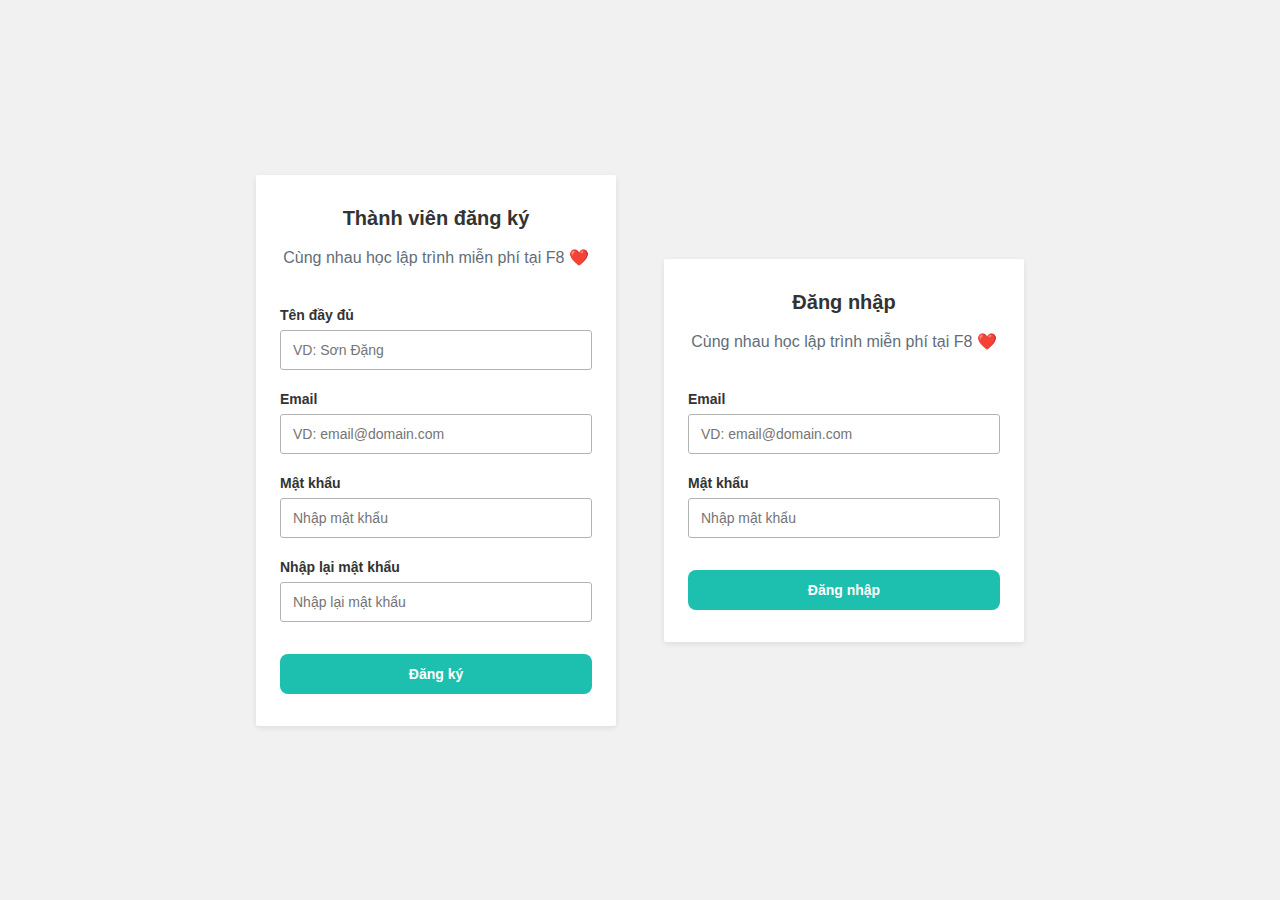
<file: form.html>
<!DOCTYPE html>
<html lang="en">
<head>
    <meta charset="UTF-8">
    <meta http-equiv="X-UA-Compatible" content="IE=edge">
    <meta name="viewport" content="width=device-width, initial-scale=1.0">
    <link rel="stylesheet" href="./css/form.css">
    <title>Validation form</title>
</head>
<body>
    <div class="main">

        <form action="" method="POST" class="form" id="form-1">
          <h3 class="heading">Thành viên đăng ký</h3>
          <p class="desc">Cùng nhau học lập trình miễn phí tại F8 ❤️</p>
  
          <div class="spacer"></div>
  
          <div class="form-group">
            <label for="fullname" class="form-label">Tên đầy đủ</label>
            <input id="fullname" name="fullname" type="text" placeholder="VD: Sơn Đặng" class="form-control">
            <span class="form-message"></span>
          </div>
  
          <div class="form-group">
            <label for="email" class="form-label">Email</label>
            <input id="email" name="email" type="text" placeholder="VD: email@domain.com" class="form-control">
            <span class="form-message"></span>
          </div>
  
          <div class="form-group">
            <label for="password" class="form-label">Mật khẩu</label>
            <input id="password" name="password" type="password" placeholder="Nhập mật khẩu" class="form-control">
            <span class="form-message"></span>
          </div>
  
          <div class="form-group">
            <label for="password_confirmation" class="form-label">Nhập lại mật khẩu</label>
            <input id="password_confirmation" name="password_confirmation" placeholder="Nhập lại mật khẩu" type="password" class="form-control">
            <span class="form-message"></span>
          </div>
  
          <button class="form-submit">Đăng ký</button>
        </form>
  
        <form action="" method="POST" class="form" id="form-2">
          <h3 class="heading">Đăng nhập</h3>
          <p class="desc">Cùng nhau học lập trình miễn phí tại F8 ❤️</p>
  
          <div class="spacer"></div>
  
          <div class="form-group">
            <label for="email" class="form-label">Email</label>
            <input id="email" name="email" type="text" placeholder="VD: email@domain.com" class="form-control">
            <span class="form-message"></span>
          </div>
  
          <div class="form-group">
            <label for="password" class="form-label">Mật khẩu</label>
            <input id="password" name="password" type="password" placeholder="Nhập mật khẩu" class="form-control">
            <span class="form-message"></span>
          </div>
  
          <button class="form-submit">Đăng nhập</button>
        </form>
  
      </div>
      <script src="./js/form.js"></script>
      <script>
  
        document.addEventListener('DOMContentLoaded', function () {
          // Mong muốn của chúng ta
          Validator({
            form: '#form-1',
            formGroupSelector: '.form-group',
            errorSelector: '.form-message',
            rules: [
              Validator.isRequired('#fullname', 'Vui lòng nhập tên đầy đủ của bạn'),
              Validator.isEmail('#email'),
              Validator.minLength('#password', 6),
              Validator.isRequired('#password_confirmation'),
              Validator.isConfirmed('#password_confirmation', function () {
                return document.querySelector('#form-1 #password').value;
              }, 'Mật khẩu nhập lại không chính xác')
            ],
            onSubmit: function (data) {
              // Call API
              console.log(data);
            }
          });
  
  
          Validator({
            form: '#form-2',
            formGroupSelector: '.form-group',
            errorSelector: '.form-message',
            rules: [
              Validator.isEmail('#email'),
              Validator.minLength('#password', 6),
            ],
            onSubmit: function (data) {
              // Call API
              console.log(data);
            }
          });
        });
  
      </script>
</body>
</html>
</file>
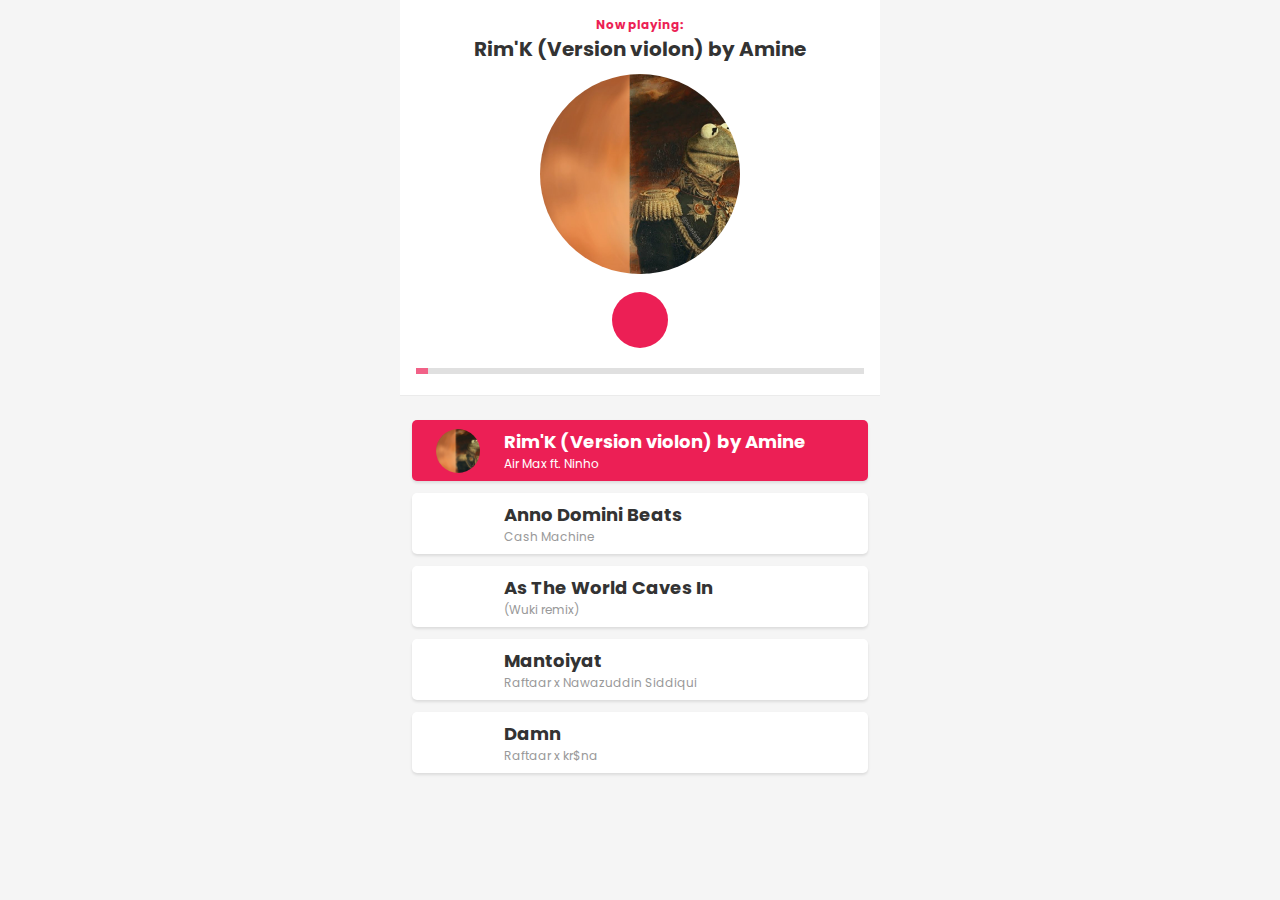
<file: music.html>
<!DOCTYPE html>
<html lang="en">

<head>
    <meta charset="UTF-8">
    <meta http-equiv="X-UA-Compatible" content="IE=edge">
    <meta name="viewport" content="width=device-width, initial-scale=1.0">
    <link rel="stylesheet" href="https://cdnjs.cloudflare.com/ajax/libs/font-awesome/5.15.2/css/all.min.css"
        integrity="sha512-HK5fgLBL+xu6dm/Ii3z4xhlSUyZgTT9tuc/hSrtw6uzJOvgRr2a9jyxxT1ely+B+xFAmJKVSTbpM/CuL7qxO8w=="
        crossorigin="anonymous" />
    <link rel="preconnect" href="https://fonts.gstatic.com">
    <link href="https://fonts.googleapis.com/css2?family=Poppins:wght@300;400;600&display=swap" rel="stylesheet">
    <link rel="stylesheet" href="./css/music.css">
    <title>Music Player</title>
</head>

<body>
    <div class="player">
        <!-- Dashboard -->
        <div class="dashboard">
            <!-- Header -->
            <header>
                <h4>Now playing:</h4>
                <h2>String 57th & 9th</h2>
            </header>

            <!-- CD -->
            <div class="cd">
                <div class="cd-thumb">
                </div>
            </div>

            <!-- Control -->
            <div class="control">
                <div class="btn btn-repeat">
                    <i class="fas fa-redo"></i>
                </div>
                <div class="btn btn-prev">
                    <i class="fas fa-step-backward"></i>
                </div>
                <div class="btn btn-toggle-play">
                    <i class="fas fa-pause icon-pause"></i>
                    <i class="fas fa-play icon-play"></i>
                </div>
                <div class="btn btn-next">
                    <i class="fas fa-step-forward"></i>
                </div>
                <div class="btn btn-random">
                    <i class="fas fa-random"></i>
                </div>
            </div>

            <input id="progress" class="progress" type="range" value="0" step="1" min="0" max="100">

            <audio id="audio" src=""></audio>
        </div>

        <!-- Playlist -->
        <div class="playlist">
        </div>
    </div>

    <script>
        const $ = document.querySelector.bind(document);
        const $$ = document.querySelectorAll.bind(document);

        const PlAYER_STORAGE_KEY = "F8_PLAYER";

        const player = $(".player");
        const cd = $(".cd");
        const heading = $("header h2");
        const cdThumb = $(".cd-thumb");
        const audio = $("#audio");
        const playBtn = $(".btn-toggle-play");
        const progress = $("#progress");
        const prevBtn = $(".btn-prev");
        const nextBtn = $(".btn-next");
        const randomBtn = $(".btn-random");
        const repeatBtn = $(".btn-repeat");
        const playlist = $(".playlist");

        const app = {
            currentIndex: 0,
            isPlaying: false,
            isRandom: false,
            isRepeat: false,
            config: {},
            // (1/2) Uncomment the line below to use localStorage
            // config: JSON.parse(localStorage.getItem(PlAYER_STORAGE_KEY)) || {},
            songs: [
                {
                    name: "Rim'K (Version violon) by Amine",
                    singer: "Air Max ft. Ninho",
                    path: "https://www.youtube.com/watch?v=uupTCy_x0cg&list=PLkreEiW4MP9YERexA6wWHYZbhmTLn5p4O&index=1",
                    image: "./img/maxresdefault.jpg"
                },
                {
                    name: "Anno Domini Beats",
                    singer: "Cash Machine",
                    path: "https://www.youtube.com/watch?v=naIPw6fMmK4&list=PLkreEiW4MP9YERexA6wWHYZbhmTLn5p4O&index=2",
                    image:
                        "https://1.bp.blogspot.com/-kX21dGUuTdM/X85ij1SBeEI/AAAAAAAAKK4/feboCtDKkls19cZw3glZWRdJ6J8alCm-gCNcBGAsYHQ/s16000/Tu%2BAana%2BPhir%2BSe%2BRap%2BSong%2BLyrics%2BBy%2BRaftaar.jpg"
                },
                {
                    name: "As The World Caves In",
                    singer: "(Wuki remix)",
                    path:
                        "https://www.youtube.com/watch?v=mzV7Pi1g6jU&list=PLkreEiW4MP9YERexA6wWHYZbhmTLn5p4O&index=3",
                    image: "https://i.ytimg.com/vi/QvswgfLDuPg/maxresdefault.jpg"
                },
                {
                    name: "Mantoiyat",
                    singer: "Raftaar x Nawazuddin Siddiqui",
                    path: "https://www.youtube.com/watch?v=IPnLaGBquSY&list=PLkreEiW4MP9YERexA6wWHYZbhmTLn5p4O&index=4",
                    image:
                        "https://a10.gaanacdn.com/images/song/39/24225939/crop_480x480_1536749130.jpg"
                },

                {
                    name: "Damn",
                    singer: "Raftaar x kr$na",
                    path:
                        "https://mp3.filmisongs.com/go.php?id=Damn%20Song%20Raftaar%20Ft%20KrSNa.mp3",
                    image:
                        "https://filmisongs.xyz/wp-content/uploads/2020/07/Damn-Song-Raftaar-KrNa.jpg"
                },

            ],
            setConfig: function (key, value) {
                this.config[key] = value;
                // (2/2) Uncomment the line below to use localStorage
                // localStorage.setItem(PlAYER_STORAGE_KEY, JSON.stringify(this.config));
            },
            render: function () {
                const htmls = this.songs.map((song, index) => {
                    return `
                        <div class="song ${index === this.currentIndex ? "active" : ""
                        }" data-index="${index}">
                            <div class="thumb"
                                style="background-image: url('${song.image}')">
                            </div>
                            <div class="body">
                                <h3 class="title">${song.name}</h3>
                                <p class="author">${song.singer}</p>
                            </div>
                            <div class="option">
                                <i class="fas fa-ellipsis-h"></i>
                            </div>
                        </div>
                    `;
                });
                playlist.innerHTML = htmls.join("");
            },
            defineProperties: function () {
                Object.defineProperty(this, "currentSong", {
                    get: function () {
                        return this.songs[this.currentIndex];
                    }
                });
            },
            handleEvents: function () {
                const _this = this;
                const cdWidth = cd.offsetWidth;

                // Xử lý CD quay / dừng
                // Handle CD spins / stops
                const cdThumbAnimate = cdThumb.animate([{ transform: "rotate(360deg)" }], {
                    duration: 10000, // 10 seconds
                    iterations: Infinity
                });
                cdThumbAnimate.pause();

                // Xử lý phóng to / thu nhỏ CD
                // Handles CD enlargement / reduction
                document.onscroll = function () {
                    const scrollTop = window.scrollY || document.documentElement.scrollTop;
                    const newCdWidth = cdWidth - scrollTop;

                    cd.style.width = newCdWidth > 0 ? newCdWidth + "px" : 0;
                    cd.style.opacity = newCdWidth / cdWidth;
                };

                // Xử lý khi click play
                // Handle when click play
                playBtn.onclick = function () {
                    if (_this.isPlaying) {
                        audio.pause();
                    } else {
                        audio.play();
                    }
                };

                // Khi song được play
                // When the song is played
                audio.onplay = function () {
                    _this.isPlaying = true;
                    player.classList.add("playing");
                    cdThumbAnimate.play();
                };

                // Khi song bị pause
                // When the song is pause
                audio.onpause = function () {
                    _this.isPlaying = false;
                    player.classList.remove("playing");
                    cdThumbAnimate.pause();
                };

                // Khi tiến độ bài hát thay đổi
                // When the song progress changes
                audio.ontimeupdate = function () {
                    if (audio.duration) {
                        const progressPercent = Math.floor(
                            (audio.currentTime / audio.duration) * 100
                        );
                        progress.value = progressPercent;
                    }
                };

                // Xử lý khi tua song
                // Handling when seek
                progress.onchange = function (e) {
                    const seekTime = (audio.duration / 100) * e.target.value;
                    audio.currentTime = seekTime;
                };

                // Khi next song
                // When next song
                nextBtn.onclick = function () {
                    if (_this.isRandom) {
                        _this.playRandomSong();
                    } else {
                        _this.nextSong();
                    }
                    audio.play();
                    _this.render();
                    _this.scrollToActiveSong();
                };

                // Khi prev song
                // When prev song
                prevBtn.onclick = function () {
                    if (_this.isRandom) {
                        _this.playRandomSong();
                    } else {
                        _this.prevSong();
                    }
                    audio.play();
                    _this.render();
                    _this.scrollToActiveSong();
                };

                // Xử lý bật / tắt random song
                // Handling on / off random song
                randomBtn.onclick = function (e) {
                    _this.isRandom = !_this.isRandom;
                    _this.setConfig("isRandom", _this.isRandom);
                    randomBtn.classList.toggle("active", _this.isRandom);
                };

                // Xử lý lặp lại một song
                // Single-parallel repeat processing
                repeatBtn.onclick = function (e) {
                    _this.isRepeat = !_this.isRepeat;
                    _this.setConfig("isRepeat", _this.isRepeat);
                    repeatBtn.classList.toggle("active", _this.isRepeat);
                };

                // Xử lý next song khi audio ended
                // Handle next song when audio ended
                audio.onended = function () {
                    if (_this.isRepeat) {
                        audio.play();
                    } else {
                        nextBtn.click();
                    }
                };

                // Lắng nghe hành vi click vào playlist
                // Listen to playlist clicks
                playlist.onclick = function (e) {
                    const songNode = e.target.closest(".song:not(.active)");

                    if (songNode || e.target.closest(".option")) {
                        // Xử lý khi click vào song
                        // Handle when clicking on the song
                        if (songNode) {
                            _this.currentIndex = Number(songNode.dataset.index);
                            _this.loadCurrentSong();
                            _this.render();
                            audio.play();
                        }

                        // Xử lý khi click vào song option
                        // Handle when clicking on the song option
                        if (e.target.closest(".option")) {
                        }
                    }
                };
            },
            scrollToActiveSong: function () {
                setTimeout(() => {
                    $(".song.active").scrollIntoView({
                        behavior: "smooth",
                        block: "nearest"
                    });
                }, 300);
            },
            loadCurrentSong: function () {
                heading.textContent = this.currentSong.name;
                cdThumb.style.backgroundImage = `url('${this.currentSong.image}')`;
                audio.src = this.currentSong.path;
            },
            loadConfig: function () {
                this.isRandom = this.config.isRandom;
                this.isRepeat = this.config.isRepeat;
            },
            nextSong: function () {
                this.currentIndex++;
                if (this.currentIndex >= this.songs.length) {
                    this.currentIndex = 0;
                }
                this.loadCurrentSong();
            },
            prevSong: function () {
                this.currentIndex--;
                if (this.currentIndex < 0) {
                    this.currentIndex = this.songs.length - 1;
                }
                this.loadCurrentSong();
            },
            playRandomSong: function () {
                let newIndex;
                do {
                    newIndex = Math.floor(Math.random() * this.songs.length);
                } while (newIndex === this.currentIndex);

                this.currentIndex = newIndex;
                this.loadCurrentSong();
            },
            start: function () {
                // Gán cấu hình từ config vào ứng dụng
                // Assign configuration from config to application
                this.loadConfig();

                // Định nghĩa các thuộc tính cho object
                // Defines properties for the object
                this.defineProperties();

                // Lắng nghe / xử lý các sự kiện (DOM events)
                // Listening / handling events (DOM events)
                this.handleEvents();

                // Tải thông tin bài hát đầu tiên vào UI khi chạy ứng dụng
                // Load the first song information into the UI when running the app
                this.loadCurrentSong();

                // Render playlist
                this.render();

                // Hiển thị trạng thái ban đầu của button repeat & random
                // Display the initial state of the repeat & random button
                randomBtn.classList.toggle("active", this.isRandom);
                repeatBtn.classList.toggle("active", this.isRepeat);
            }
        };

        app.start();

    </script>
</body>

</html>
</file>
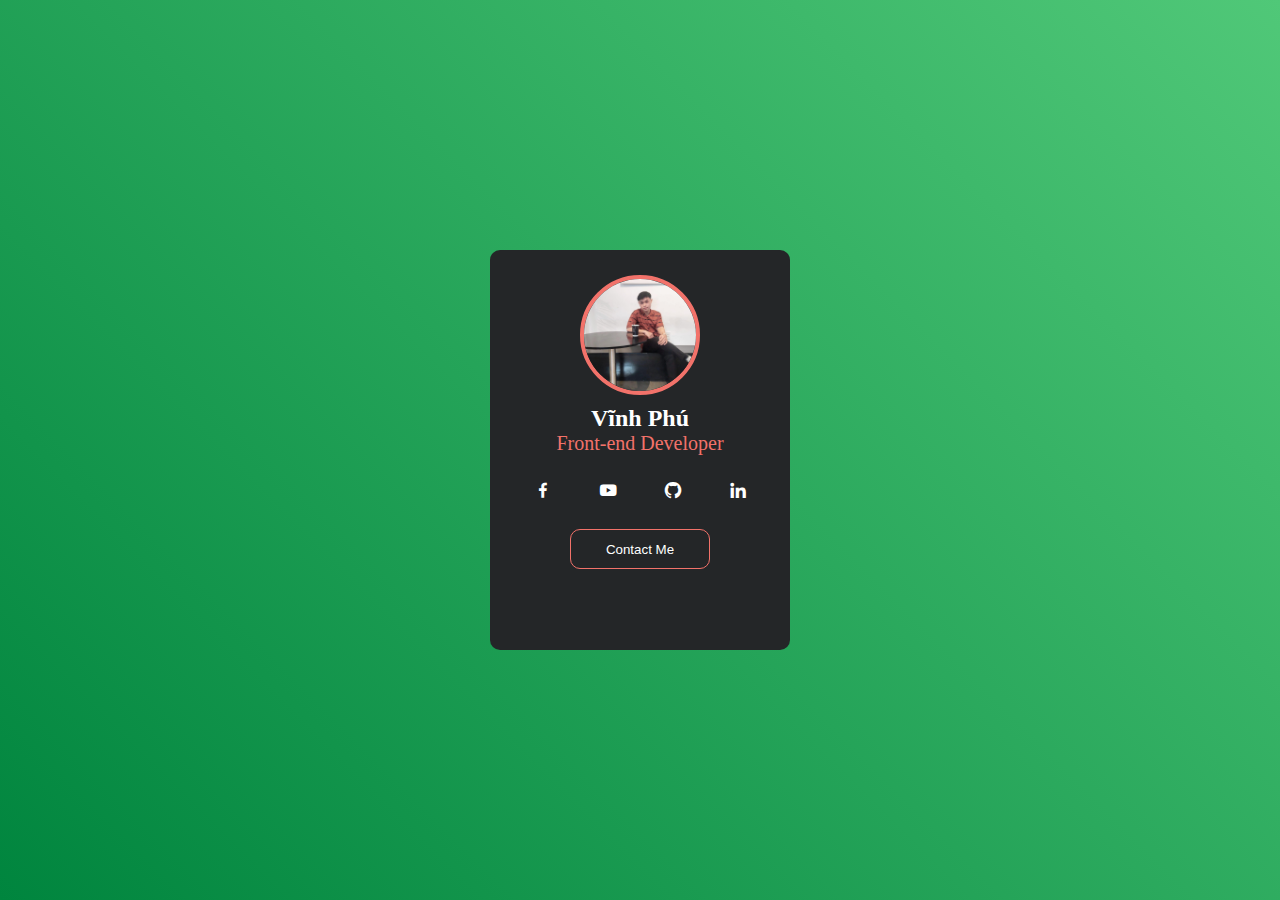
<file: profile.html>
<!doctype html>
<html lang="en">

<head>
    <title>Title</title>
    <!-- Required meta tags -->
    <meta charset="utf-8">
    <meta name="viewport" content="width=device-width, initial-scale=1, shrink-to-fit=no">

    <!-- Bootstrap CSS v5.2.0-beta1 -->
    <link rel="stylesheet" href="https://cdn.jsdelivr.net/npm/bootstrap@5.2.0-beta1/dist/css/bootstrap.min.css"
        integrity="sha384-0evHe/X+R7YkIZDRvuzKMRqM+OrBnVFBL6DOitfPri4tjfHxaWutUpFmBp4vmVor" crossorigin="anonymous">
    <link href='https://unpkg.com/boxicons@2.1.2/css/boxicons.min.css' rel='stylesheet'>

    <link rel="stylesheet" href="./css/profile.min.css">
</head>

<body>
    <div class="card-profile">
        <div class="card-img">
            <img src="./295329850_1138850166665940_8014641646810977258_n.jpg" alt="...">
        </div>
        <h2>Vĩnh Phú</h2>
        <p>Front-end Developer</p>
        <div class="card-social">
            <a href="">
                <i class='bx bxl-facebook'></i>
            </a>
            <a href="">
                <i class='bx bxl-youtube'></i>
            </a>
            <a href="">
                <i class='bx bxl-github'></i>
            </a>
            <a href="">
                <i class='bx bxl-linkedin'></i>
            </a>
        </div>
        <button class="card-btn">Contact Me</button>
    </div>
    <!-- Bootstrap JavaScript Libraries -->
    <script src="https://cdn.jsdelivr.net/npm/@popperjs/core@2.11.5/dist/umd/popper.min.js"
        integrity="sha384-Xe+8cL9oJa6tN/veChSP7q+mnSPaj5Bcu9mPX5F5xIGE0DVittaqT5lorf0EI7Vk"
        crossorigin="anonymous"></script>

    <script src="https://cdn.jsdelivr.net/npm/bootstrap@5.2.0-beta1/dist/js/bootstrap.min.js"
        integrity="sha384-kjU+l4N0Yf4ZOJErLsIcvOU2qSb74wXpOhqTvwVx3OElZRweTnQ6d31fXEoRD1Jy"
        crossorigin="anonymous"></script>
</body>

</html>
</file>
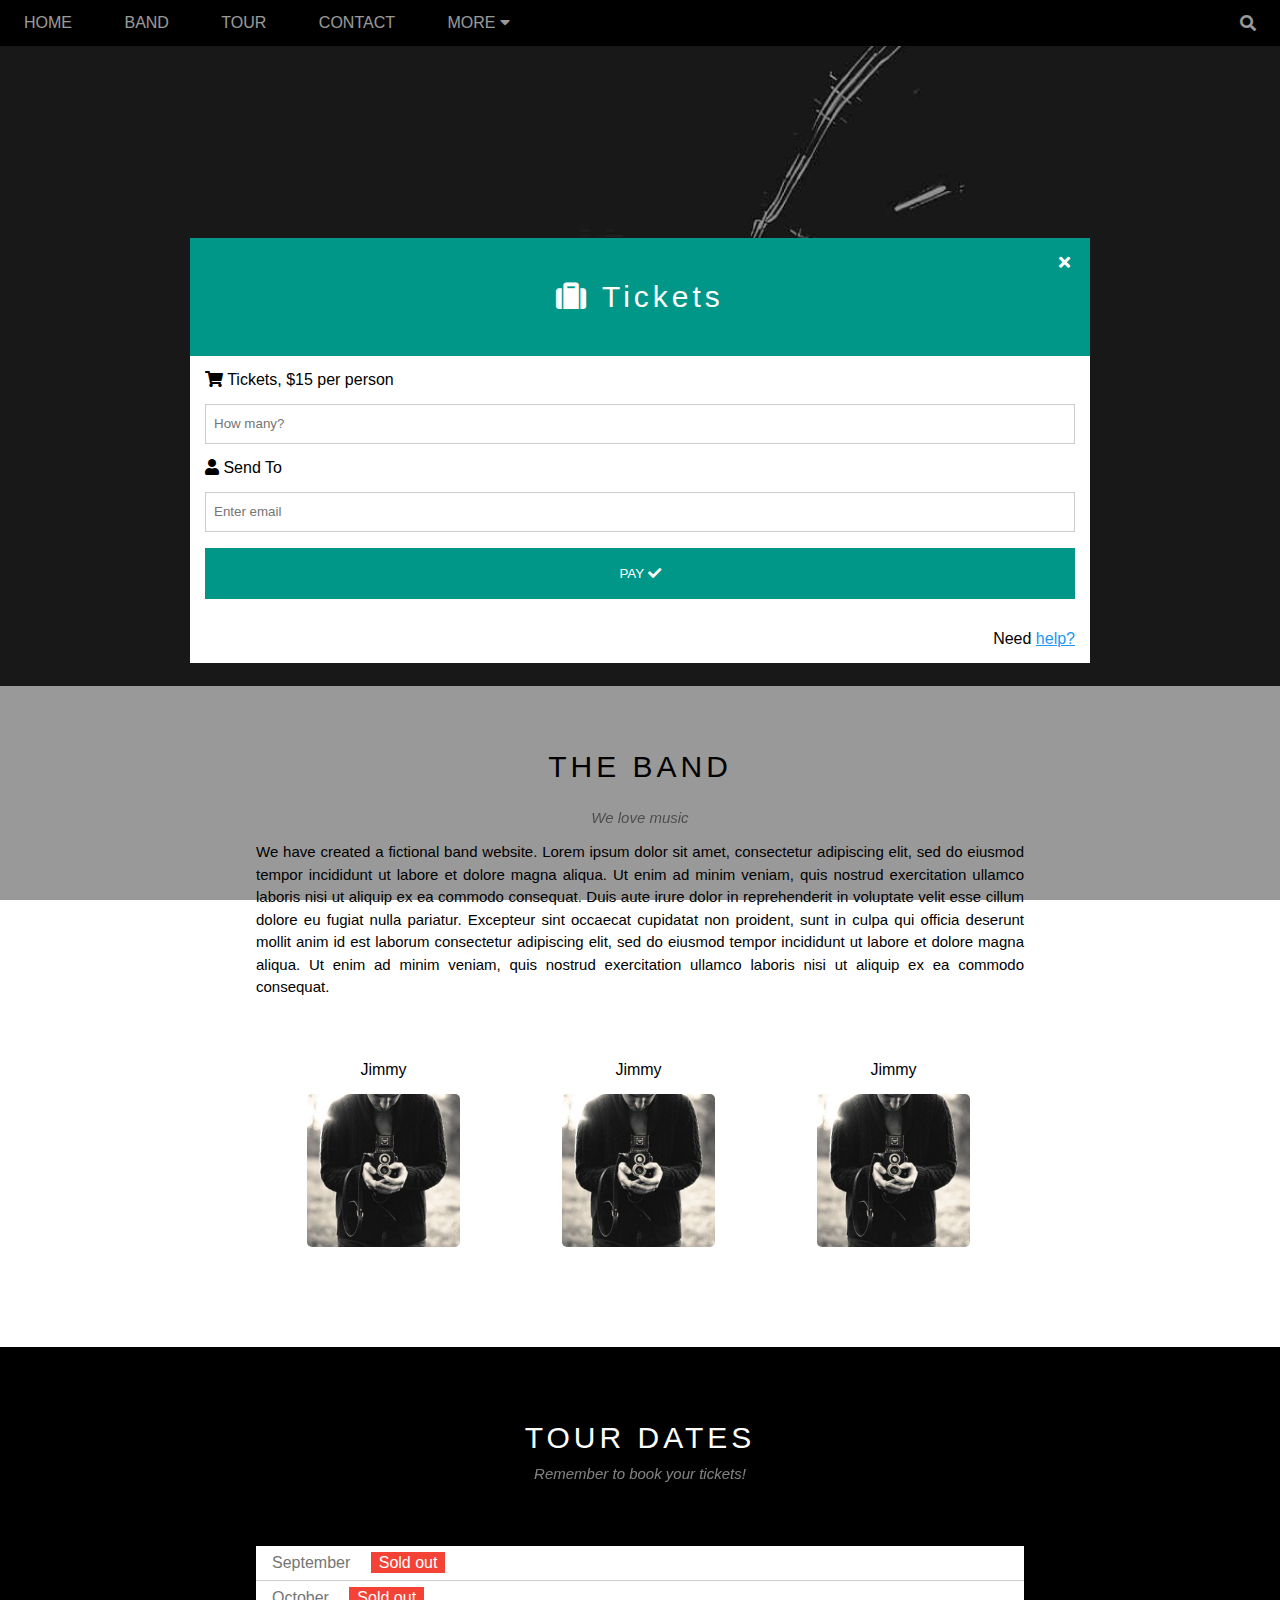
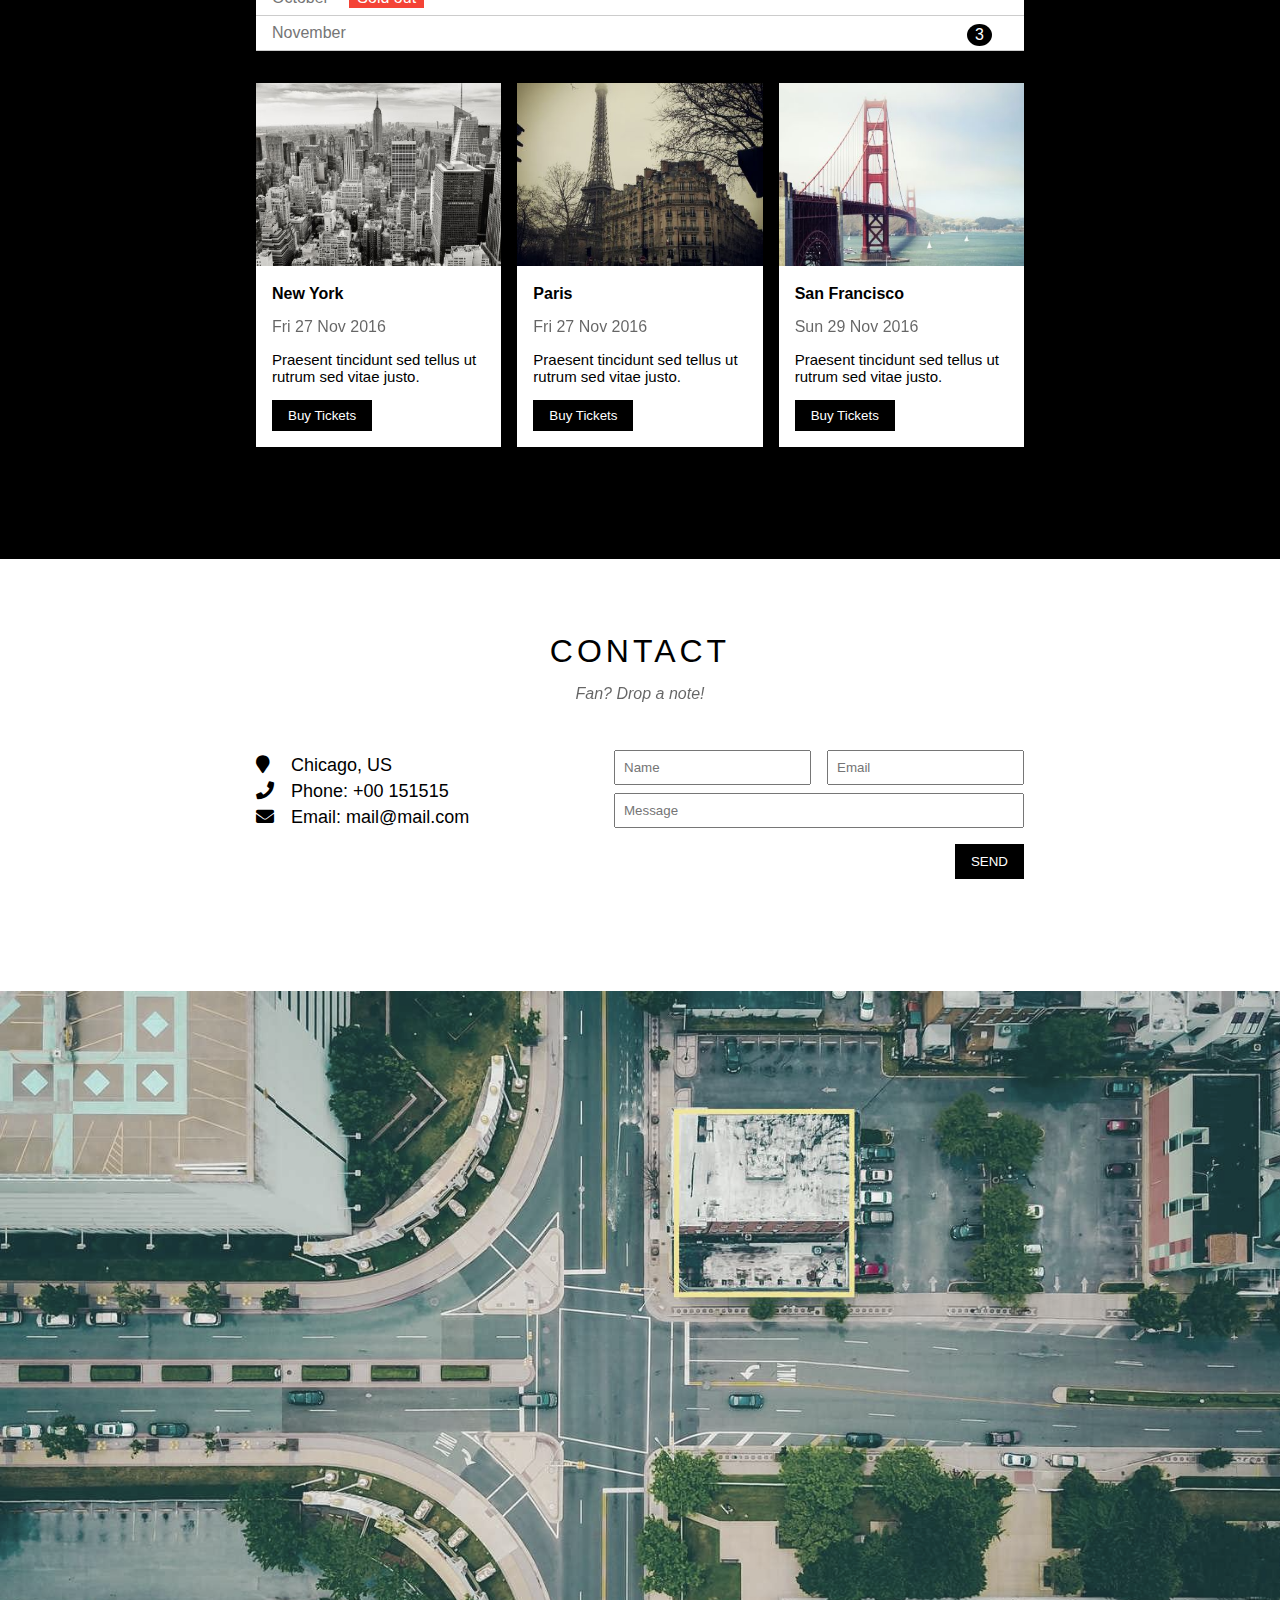
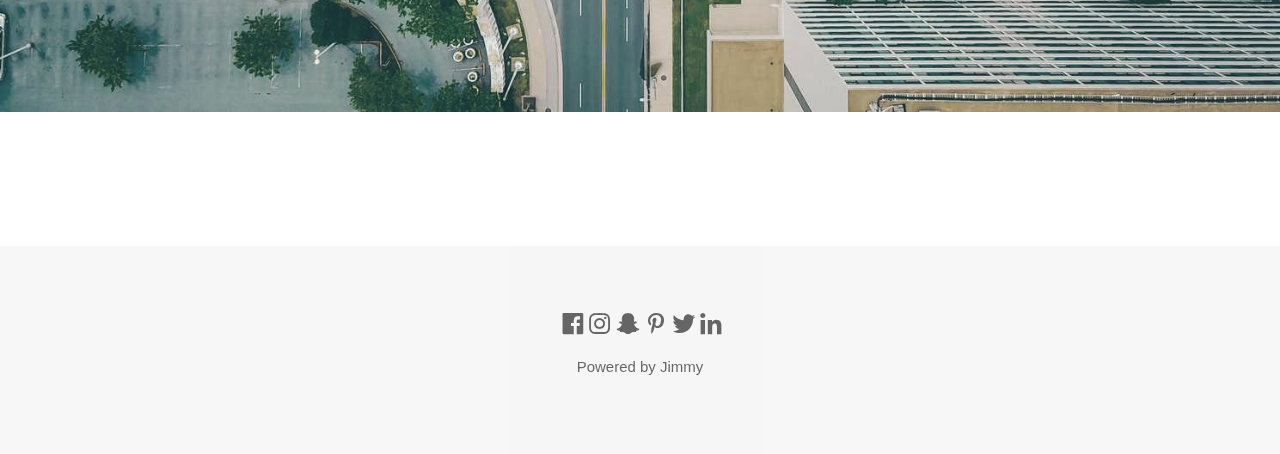
<file: theband.html>
<!DOCTYPE html>
<html lang="en">

<head>
    <meta charset="UTF-8">
    <meta http-equiv="X-UA-Compatible" content="IE=edge">
    <meta name="viewport" content="width=device-width, initial-scale=1.0">
    <title>Document</title>
    <link rel="stylesheet" href="./css/theband.min.css">

    <link rel="stylesheet" href="https://cdnjs.cloudflare.com/ajax/libs/font-awesome/5.15.4/css/all.min.css"
        integrity="sha512-1ycn6IcaQQ40/MKBW2W4Rhis/DbILU74C1vSrLJxCq57o941Ym01SwNsOMqvEBFlcgUa6xLiPY/NS5R+E6ztJQ=="
        crossorigin="anonymous" referrerpolicy="no-referrer" />
    <link href='https://unpkg.com/boxicons@2.1.2/css/boxicons.min.css' rel='stylesheet'>

</head>

<body>
    <header>
        <ul class="navbar">
            <li><a href="#">HOME</a></li>
            <li><a href="#band">BAND</a></li>
            <li><a href="#tour">TOUR</a></li>
            <li><a href="#contact">CONTACT</a></li>
            <li>
                <a href="#">MORE
                    <i class="fa fa-caret-down"></i>
                </a>
                <ul class="drop-down">
                    <li><a href="#">Merchandise</a></li>
                    <li><a href="#">Extras</a></li>
                    <li><a href="#">Media</a></li>
                </ul>
            </li>
        </ul>
        <div class="search-btn">
            <i class="fa fa-search"></i>
        </div>
    </header>
    <section class="carousel">
        <div class="carousel-content">
            <h1>Los Angeles</h1>
            <p>We had the best time playing at Venice Beach! </p>
        </div>
    </section>
    <section id="band" class="content">
        <div class="content-section">
            <h1 class="content-title">THE BAND</h1>
            <p class="content-slogan">We love music</p>
            <p class="content-text">We have created a fictional band website. Lorem ipsum dolor sit amet, consectetur
                adipiscing elit, sed do
                eiusmod tempor incididunt ut labore et dolore magna aliqua. Ut enim ad minim veniam, quis nostrud
                exercitation ullamco laboris nisi ut aliquip ex ea commodo consequat. Duis aute irure dolor in
                reprehenderit
                in voluptate velit esse cillum dolore eu fugiat nulla pariatur. Excepteur sint occaecat cupidatat non
                proident, sunt in culpa qui officia deserunt mollit anim id est laborum consectetur adipiscing elit, sed
                do
                eiusmod tempor incididunt ut labore et dolore magna aliqua. Ut enim ad minim veniam, quis nostrud
                exercitation ullamco laboris nisi ut aliquip ex ea commodo consequat.</p>
            <div class="content-list">
                <div class="content-item">
                    <p>Jimmy</p>
                    <img src="./img/bandmember.jpg" alt="...">
                </div>
                <div class="content-item">
                    <p>Jimmy</p>
                    <img src="./img/bandmember.jpg" alt="...">
                </div>
                <div class="content-item">
                    <p>Jimmy</p>
                    <img src="./img/bandmember.jpg" alt="...">
                </div>
            </div>
        </div>
    </section>
    <section id="tour" class="about-section">
        <div class="container">
            <div class="about content-section">
                <h1 class="content-title">TOUR DATES
                </h1>
                <p class="content-slogan">Remember to book your tickets!</p>
            </div>
            <ul>
                <li>September
                    <span>Sold out</span>
                </li>
                <li>October
                    <span>Sold out</span>
                </li>
                <li>November
                    <span class="ticket">3</span>
                </li>
            </ul>
            <div class="about-list">
                <div class="about-item">
                    <img src="./img/img1.jpg" alt="...">
                    <div class="about-content">
                        <h4>New York</h4>
                        <span>Fri 27 Nov 2016</span>
                        <p>Praesent tincidunt sed tellus ut rutrum sed vitae justo.</p>
                        <button class="buyTicket">Buy Tickets</button>
                    </div>

                </div>
                <div class="about-item">
                    <img src="./img/img2.jpg" alt="...">
                    <div class="about-content">
                        <h4>Paris</h4>
                        <span>Fri 27 Nov 2016</span>
                        <p>Praesent tincidunt sed tellus ut rutrum sed vitae justo.</p>
                        <button class="buyTicket">Buy Tickets</button>
                    </div>

                </div>
                <div class="about-item">
                    <img src="./img/img3.jpg" alt="...">
                    <div class="about-content">
                        <h4>San Francisco </h4>
                        <span>Sun 29 Nov 2016 </span>
                        <p>Praesent tincidunt sed tellus ut rutrum sed vitae justo.</p>
                        <button class="buyTicket">Buy Tickets</button>
                    </div>

                </div>
            </div>
        </div>
    </section>
    <section id="contact" class=" contact  ">
        <h1 class="contact-title">CONTACT</h1>
        <p class="contact-slogan">Fan? Drop a note!</p>
        <div class="contact-item">
            <div class="contact-left">
                <p>
                    <i class="fa fa-map-marker"></i> Chicago, US
                </p>
                <p>
                    <i class="fa fa-phone"></i> Phone: +00 151515
                </p>
                <p>
                    <i class="fa fa-envelope"></i> Email: mail@mail.com
                </p>
            </div>
            <div class="contact-right">
                <form action="">
                    <div class="row">
                        <div class="col">
                            <input class="form-control" required type="text" placeholder="Name">
                        </div>
                        <div class="col">
                            <input class="form-control" required type="email" placeholder="Email">
                        </div>
                    </div>
                    <div class="input-mes">
                        <div class="form-group">
                            <input class="form-control" required type="text" placeholder="Message">
                        </div>

                    </div>
                    <input class="btn-input" type="submit" value="SEND">
                </form>
            </div>
        </div>
    </section>
    <section class=" slider">
        <img src="./img/map.jpg" alt="...">
    </section>
    <footer class="footer">
        <div class="footer-icon">
            <a href="">
                <i class='bx bxl-facebook-square'></i>
            </a>
            <a href="">
                <i class='bx bxl-instagram'></i>
            </a> <a href="">
                <i class='bx bxl-snapchat'></i>
            </a> <a href="">
                <i class='bx bxl-pinterest-alt'></i>
            </a> <a href="">
                <i class='bx bxl-twitter'></i>
            </a> <a href="">
                <i class='bx bxl-linkedin'></i>
            </a>
        </div>
        <p class="footer-text">Powered by Jimmy</p>
    </footer>

    <div class="modal hide">
        <div class="modal-container">
            <div class="modal-header">
                <i class="fa fa-suitcase "></i>
                Tickets
            </div>
            <div class="modal-close">
                <i class="fa fa-times"></i>
            </div>
            <div class="modal-body">
                <label for="ticket-quantity" class="modal-label">
                    <i class="fa fa-shopping-cart"></i>
                    Tickets, $15 per person
                </label>
                <input id="ticket-quantity" type="text" placeholder="How many?" class="modal-input">

                <label for="ticket-email" class="modal-label">
                    <i class="fa fa-user"></i>
                    Send To
                </label>
                <input id="ticket-email" type="email" placeholder="Enter email" class="modal-input">
                <button class="modal-buy">PAY
                    <i class="fa fa-check"></i>
                </button>
            </div>
            <footer class="modal-footer">
                <p class="modal-help">Need
                    <a href="">help?</a>
                </p>
            </footer>
        </div>
    </div>

    <script>
        const buyTicket = document.querySelectorAll('.buyTicket');
        const modal = document.querySelector('.modal');
        const modalClose = document.querySelector('.modal-close');
        const modalContainer = document.querySelector('.modal-container');

        function showModal() {
            modal.classList.add('hide');
        }
        function closeModal() {
            modal.classList.remove('hide');
        }

        for (const btnBuy of buyTicket) {
            btnBuy.addEventListener('click', showModal);
        }

        modalClose.addEventListener('click', closeModal);
        modal.addEventListener('click', closeModal);
        modalContainer.addEventListener('click', function (event) {
            event.stopPropagation();
        });

    </script>
</body>

</html>
</file>
<file: css/form.css>
* {
    padding: 0;
    margin: 0;
    box-sizing: border-box;
}
html {
    color: #333;
    font-size: 62.5%;
    font-family: 'Open Sans', sans-serif;
}
.main {
    background: #f1f1f1;
    min-height: 100vh;
    display: flex;
    justify-content: center;
}
.form {
    width: 360px;
    min-height: 100px;
    padding: 32px 24px;
    text-align: center;
    background: #fff;
    border-radius: 2px;
    margin: 24px;
    align-self: center;
    box-shadow: 0 2px 5px 0 rgba(51,62,73,.1);
}
.form .heading {
    font-size: 2rem;
}
.form .desc {
    text-align: center;
    color: #636d77;
    font-size: 1.6rem;
    font-weight: lighter;
    line-height: 2.4rem;
    margin-top: 16px;
    font-weight: 300;
}

.form-group {
    display: flex;
    margin-bottom: 16px;
    flex-direction: column;
}

.form-label,
.form-message {
    text-align: left;
}

.form-label {
    font-weight: 700;
    padding-bottom: 6px;
    line-height: 1.8rem;
    font-size: 1.4rem;
}

.form-control {
    height: 40px;
    padding: 8px 12px;
    border: 1px solid #b3b3b3;
    border-radius: 3px;
    outline: none;
    font-size: 1.4rem;
}

.form-control:hover {
    border-color: #1dbfaf;
}

.form-group.invalid .form-control {
    border-color: #f33a58;
}

.form-group.invalid .form-message {
    color: #f33a58;
}

.form-message {
    font-size: 1.2rem;
    line-height: 1.6rem;
    padding: 4px 0 0;
}

.form-submit {
    outline: none;
    background-color: #1dbfaf;
    margin-top: 12px;
    padding: 12px 16px;
    font-weight: 600;
    color: #fff;
    border: none;
    width: 100%;
    font-size: 14px;
    border-radius: 8px;
    cursor: pointer;
}

.form-submit:hover {
    background-color: #1ac7b6;
}

.spacer {
    margin-top: 36px;
}
</file>
<file: css/music.css>
:root {
  --primary-color: #ec1f55;
  --text-color: #333;
}

* {
  padding: 0;
  margin: 0;
  box-sizing: inherit;
}

body {
  background-color: #f5f5f5;
}

html {
  box-sizing: border-box;
  font-family: "Poppins", sans-serif;
}

.player {
  position: relative;
  max-width: 480px;
  margin: 0 auto;
}

.player .icon-pause {
  display: none;
}

.player.playing .icon-pause {
  display: inline-block;
}

.player.playing .icon-play {
  display: none;
}

.dashboard {
  padding: 16px 16px 14px;
  background-color: #fff;
  position: fixed;
  top: 0;
  width: 100%;
  max-width: 480px;
  border-bottom: 1px solid #ebebeb;
}

/* HEADER */
header {
  text-align: center;
  margin-bottom: 10px;
}

header h4 {
  color: var(--primary-color);
  font-size: 12px;
}

header h2 {
  color: var(--text-color);
  font-size: 20px;
}

/* CD */
.cd {
  display: flex;
  margin: auto;
  width: 200px;
}

.cd-thumb {
  width: 100%;
  padding-top: 100%;
  border-radius: 50%;
  background-color: #333;
  background-size: cover;
  margin: auto;
}

/* CONTROL */
.control {
  display: flex;
  align-items: center;
  justify-content: space-around;
  padding: 18px 0 8px 0;
}

.control .btn {
  color: #666;
  padding: 18px;
  font-size: 18px;
}

.control .btn.active {
  color: var(--primary-color);
}

.control .btn-toggle-play {
  width: 56px;
  height: 56px;
  border-radius: 50%;
  font-size: 24px;
  color: #fff;
  display: flex;
  align-items: center;
  justify-content: center;
  background-color: var(--primary-color);
}

.progress {
  width: 100%;
  -webkit-appearance: none;
  height: 6px;
  background: #d3d3d3;
  outline: none;
  opacity: 0.7;
  -webkit-transition: 0.2s;
  transition: opacity 0.2s;
}

.progress::-webkit-slider-thumb {
  -webkit-appearance: none;
  appearance: none;
  width: 12px;
  height: 6px;
  background-color: var(--primary-color);
  cursor: pointer;
}

/* PLAYLIST */
.playlist {
  margin-top: 408px;
  padding: 12px;
}

.song {
  display: flex;
  align-items: center;
  margin-bottom: 12px;
  background-color: #fff;
  padding: 8px 16px;
  border-radius: 5px;
  box-shadow: 0 2px 3px rgba(0, 0, 0, 0.1);
}

.song.active {
  background-color: var(--primary-color);
}

.song:active {
  opacity: 0.8;
}

.song.active .option,
.song.active .author,
.song.active .title {
  color: #fff;
}

.song .thumb {
  width: 44px;
  height: 44px;
  border-radius: 50%;
  background-size: cover;
  margin: 0 8px;
}

.song .body {
  flex: 1;
  padding: 0 16px;
}

.song .title {
  font-size: 18px;
  color: var(--text-color);
}

.song .author {
  font-size: 12px;
  color: #999;
}

.song .option {
  padding: 16px 8px;
  color: #999;
  font-size: 18px;
}
</file>
<file: css/style.min.css>
html{font-size:62.5%;font-family:"Poppins",sans-serif}*{margin:0;padding:0;box-sizing:border-box}body{padding-top:5rem;text-align:center}.btn{border:0;margin:0 2rem;padding:1rem 3.5rem;border-radius:5rem;text-transform:uppercase;text-align:center;font-size:1.6rem;font-weight:600;overflow:hidden;position:relative;z-index:1}.btn::after{content:"";position:absolute;z-index:-1;background-color:#ff7870}.btn:hover{color:#fff}.btn-left::after{top:0;left:0;width:0;height:100%;transition:width .25s linear}.btn-left:hover::after{width:100%}.btn-right::after{top:0;right:0;width:0;height:100%;transition:width .25s linear}.btn-right:hover::after{width:100%}.btn-top::after{top:0;left:0;width:100%;height:0;transition:height .25s linear}.btn-top:hover::after{height:100%}.btn-bottom::after{bottom:0;left:0;width:100%;height:0;transition:height .25s linear}.btn-bottom:hover::after{height:100%}.toggle{margin-top:5rem;cursor:pointer}.toggle .toggle-input{display:none}.toggle .toggle-input:checked+.toggle-bar{background-color:#ff7870}.toggle .toggle-input:checked+.toggle-bar .toggle-spin{transform:translateX(6rem)}.toggle .toggle-bar{width:10rem;height:4rem;background-color:#eee;border-radius:5rem;padding:5px;transition:background-color .2s linear}.toggle .toggle-bar .toggle-spin{width:3rem;height:3rem;background-color:#fff;border-radius:3rem;transition:transform .2s linear}#dropdown{background-color:#1a1c28;height:500px}#dropdown .dropdown{width:100%;max-width:47.5rem;margin:5rem auto;position:relative}#dropdown .dropdown:hover .dropdown-list{display:block}#dropdown .dropdown .dropdown-select{width:100%;padding:3rem;background-color:#de4b3e;border-radius:4px;color:#fff;font-size:1.8rem;text-transform:uppercase;font-weight:bold;display:flex;align-items:center;justify-content:space-between;cursor:pointer}#dropdown .dropdown .dropdown-list{margin-top:2.5rem;padding:0;position:absolute;top:100%;left:0;right:0;display:none}#dropdown .dropdown .dropdown-list::before{content:"";height:2.5rem;position:absolute;left:0;right:0;background-color:rgba(0,0,0,0);transform:translateY(-100%)}#dropdown .dropdown .dropdown-list .dropdown-item{padding:3rem;background-color:#de4b3e;color:#fff;font-size:1.8rem;text-transform:uppercase;font-weight:bold;display:flex;align-items:center;justify-content:space-between;cursor:pointer;transition:all .25s linear}#dropdown .dropdown .dropdown-list .dropdown-item:hover{background-color:#c74237}#dropdown .dropdown .dropdown-list .dropdown-item:first-child{position:relative;border-radius:4px 4px 0 0;border:1px solid #de4b3e}#dropdown .dropdown .dropdown-list .dropdown-item:first-child::before{content:"";position:absolute;top:0;left:3rem;border-left:10px solid rgba(0,0,0,0);border-right:10px solid rgba(0,0,0,0);border-bottom:10px solid #de4b3e;transform:translateY(-100%);transition:all .25s linear}#dropdown .dropdown .dropdown-list .dropdown-item:first-child:hover::before{border-bottom-color:#c74237}#dropdown .dropdown .dropdown-list .dropdown-item:last-child{border-radius:0 0 4px 4px}.modal-card{background-image:linear-gradient(45deg, rgb(65, 88, 208) 0%, rgb(200, 80, 192) 50%, rgb(255, 204, 112) 100%);padding:50px 0}.modal-card .open-modal-btn{padding:15px 25px;border-radius:5px;border:none;font-size:2rem}.modal-card .modal-item{background-color:rgba(0,0,0,.6);width:100vw;height:100vh;position:fixed;top:0;left:0}.modal-card .modal-item .modal-inner{position:relative;width:400px;top:30%;margin:auto;background-color:#fff;border-radius:10px;overflow:hidden;animation:modalShow .3s linear}.modal-card .modal-item .modal-inner .modal-header{padding:15px;background-color:#de4b3e;color:#fff;font-size:2rem}.modal-card .modal-item .modal-inner .modal-header i{cursor:pointer}.modal-card .modal-item .modal-inner .modal-body{padding:15px;text-align:left;font-size:1.5rem}.modal-card .modal-item .modal-inner .modal-body h2{color:#de4b3e;margin-bottom:10px}.modal-card .modal-item .modal-inner .modal-footer{padding:15px}.modal-card .modal-item .modal-inner .modal-footer button{padding:10px 25px;color:#fff;background-color:#de4b3e;border-radius:10px;border:none;font-size:1.5rem}.hide{display:none}@keyframes modalShow{from{top:-200px;opacity:0}to{top:30%;opacity:1}}.wrapper{padding-top:50px;width:1200px;display:flex;flex-wrap:wrap;justify-content:space-between;margin:auto}.wrapper .image{width:22%;border-radius:5px;overflow:hidden;margin:20px 0}.wrapper .image img{width:100%;height:100%;transition:.2s}.wrapper .image img:hover{transform:scale(1.2)}.gallery{position:fixed;width:100%;height:100%;background:rgba(0,0,0,.6);display:flex;align-items:center;justify-content:center;color:#fff;top:0;z-index:1;opacity:0;pointer-events:none;transform:scale(0.8);transition:.5s}.gallery .close{position:fixed;top:15px;right:25px;font-size:35px}.gallery .gallery-inner{height:80%}.gallery .gallery-inner img{height:100%}.gallery .control{font-size:35px;color:rgba(255,255,255,.8);position:absolute}.gallery .prev{left:15px}.gallery .right{right:15px}.show{opacity:1;pointer-events:auto;transform:scale(1)}.hide-prev{display:none}.search{height:100px;background:linear-gradient(to right, #4daf54, #3d8880);display:flex;justify-content:center;align-items:center}.search .search-box{background-color:#000;width:70px;height:70px;overflow:hidden;position:relative;border-radius:15px;transition:all .5s ease}.search .search-box .search-box-input{width:100%;height:100%;background:rgba(0,0,0,0);color:#fff;font-size:2rem;padding:15px 100px 15px 15px}.search .search-box .search-box-btn{position:absolute;right:0;top:0;width:70px;height:70px;font-size:2rem;border:none}.search-box.open{width:400px}.keycode{padding:100px;background-color:#17a2b8;color:#fff;display:flex;flex-direction:column;align-items:center;justify-content:center}.keycode .keycode-alert{font-size:3rem;color:#17a2b8;background-color:#fff;border-radius:15px;padding:10px 30px;border:none;font-weight:600}.keycode .keycode-box .keycode-info{height:200px;width:200px;border:5px solid #fff;border-radius:50%;display:flex;align-items:center;justify-content:center;font-size:5rem;font-weight:bold;margin:auto;margin-bottom:60px}.keycode .keycode-box .keycode-detail{display:flex}.keycode .keycode-box .keycode-detail .keycode-card{width:300px;background-color:#fff;border-radius:10px;overflow:hidden;margin:20px}.keycode .keycode-box .keycode-detail .keycode-card p{padding:10px;color:#000;font-size:2rem;margin-bottom:0}.keycode .keycode-box .keycode-detail .keycode-card p:first-child{background-color:#78c0c9;color:#fff}.keycode .hide-key{display:none}.search-tag{background-color:#8cc84c;padding:100px 0;display:flex;justify-content:center;align-items:center}.search-tag .search-card{background-color:#fff;border-radius:10px;width:400px;padding:20px}.search-tag .search-card .search-title{font-size:2rem}.search-tag .search-card .search-content{border:1px solid #888;padding:10px;display:flex;flex-wrap:wrap;border-radius:5px}.search-tag .search-card .search-content .search-list{background-color:#8cc84c;color:#fff;border-radius:3px;list-style:none;margin:4px 3px;padding:10px;font-size:1.5rem}.search-tag .search-card .search-content .search-list i{margin-left:5px;cursor:pointer}.search-tag .search-card .search-content .search-input{border:none;outline:none;font-size:2rem;margin:10px;flex:1}.search-tag .search-card .search-btn-remove{background-color:#8cc84c;border:none;border-radius:5px;color:#fff;padding:10px 20px;font-size:16px;margin-top:15px;transition:all .25s}.search-tag .search-card .search-btn-remove:hover{background:#7cac49}.curve-bg{display:flex;justify-content:center;align-items:center}.curve-bg .menu{background-color:#de4b3e;padding:50px 15px;border-radius:15px;width:400px;margin:3rem;color:#fff;font-size:3rem;padding-right:0}.curve-bg .menu .menu-item{padding:15px;border-radius:15px 0 0 15px;display:flex;align-items:center;cursor:pointer;position:relative;margin-bottom:10px}.curve-bg .menu .menu-item .menu-text{margin-left:10px}.curve-bg .menu .active{background-color:#fff;color:#de4b3e}.curve-bg .menu .active::before{content:"";width:20px;height:20px;background-color:#de4b3e;position:absolute;top:0;right:0;border-radius:50%;transform:translateY(-100%);box-shadow:10px 10px 0 0 #fff}.curve-bg .menu .active::after{content:"";width:20px;height:20px;background-color:#de4b3e;position:absolute;bottom:0;right:0;border-radius:50%;transform:translateY(100%);box-shadow:10px -10px 0 0 #fff}#loading{background-color:#131933;padding:5rem 0}#loading .loading{margin:auto;width:7rem;height:7rem;position:relative}#loading .loading .item-1{position:absolute;top:0;left:0;width:100%;height:100%;transform:rotate(0deg)}#loading .loading .item-1::before{content:"";position:absolute;top:0;left:0;width:20px;height:20px;border:5px solid #00aefd;border-radius:5rem;filter:hue-rotate(0deg);animation:loading 2s infinite;animation-delay:0s;animation-timing-function:cubic-bezier(0.175, 0.885, 0.32, 1.275)}#loading .loading .item-2{position:absolute;top:0;left:0;width:100%;height:100%;transform:rotate(45deg)}#loading .loading .item-2::before{content:"";position:absolute;top:0;left:0;width:20px;height:20px;border:5px solid #00aefd;border-radius:5rem;filter:hue-rotate(45deg);animation:loading 2s infinite;animation-delay:.25s;animation-timing-function:cubic-bezier(0.175, 0.885, 0.32, 1.275)}#loading .loading .item-3{position:absolute;top:0;left:0;width:100%;height:100%;transform:rotate(90deg)}#loading .loading .item-3::before{content:"";position:absolute;top:0;left:0;width:20px;height:20px;border:5px solid #00aefd;border-radius:5rem;filter:hue-rotate(90deg);animation:loading 2s infinite;animation-delay:.5s;animation-timing-function:cubic-bezier(0.175, 0.885, 0.32, 1.275)}#loading .loading .item-4{position:absolute;top:0;left:0;width:100%;height:100%;transform:rotate(135deg)}#loading .loading .item-4::before{content:"";position:absolute;top:0;left:0;width:20px;height:20px;border:5px solid #00aefd;border-radius:5rem;filter:hue-rotate(135deg);animation:loading 2s infinite;animation-delay:.75s;animation-timing-function:cubic-bezier(0.175, 0.885, 0.32, 1.275)}#loading .loading .item-5{position:absolute;top:0;left:0;width:100%;height:100%;transform:rotate(180deg)}#loading .loading .item-5::before{content:"";position:absolute;top:0;left:0;width:20px;height:20px;border:5px solid #00aefd;border-radius:5rem;filter:hue-rotate(180deg);animation:loading 2s infinite;animation-delay:1s;animation-timing-function:cubic-bezier(0.175, 0.885, 0.32, 1.275)}#loading .loading .item-6{position:absolute;top:0;left:0;width:100%;height:100%;transform:rotate(225deg)}#loading .loading .item-6::before{content:"";position:absolute;top:0;left:0;width:20px;height:20px;border:5px solid #00aefd;border-radius:5rem;filter:hue-rotate(225deg);animation:loading 2s infinite;animation-delay:1.25s;animation-timing-function:cubic-bezier(0.175, 0.885, 0.32, 1.275)}#loading .loading .item-7{position:absolute;top:0;left:0;width:100%;height:100%;transform:rotate(270deg)}#loading .loading .item-7::before{content:"";position:absolute;top:0;left:0;width:20px;height:20px;border:5px solid #00aefd;border-radius:5rem;filter:hue-rotate(270deg);animation:loading 2s infinite;animation-delay:1.5s;animation-timing-function:cubic-bezier(0.175, 0.885, 0.32, 1.275)}#loading .loading .item-8{position:absolute;top:0;left:0;width:100%;height:100%;transform:rotate(315deg)}#loading .loading .item-8::before{content:"";position:absolute;top:0;left:0;width:20px;height:20px;border:5px solid #00aefd;border-radius:5rem;filter:hue-rotate(315deg);animation:loading 2s infinite;animation-delay:1.75s;animation-timing-function:cubic-bezier(0.175, 0.885, 0.32, 1.275)}@keyframes loading{to{transform:scale(0)}}.form{padding:5rem;background:linear-gradient(120deg, #3ca7ee, #9b408f);display:flex;justify-content:center;align-items:center}.form .form-item{width:400px;border:none;border-radius:10px;padding:40px;background-color:#fff}.form .form-item .form-control{position:relative;border:none;margin-top:40px;text-align:left}.form .form-item .form-control input{outline:none;border:none;width:100%;height:40px;font-size:2rem;border-bottom:2px solid #adadad}.form .form-item .form-control input:focus~span{width:96%}.form .form-item .form-control span{position:absolute;border-bottom:3px solid #2691d9;left:7px;top:41.5px;width:0;transition:.25s}.form .form-item .error input{border-bottom:2px solid #e74c3c}.form .form-item .error small{color:#e74c3c;font-size:1.5rem}.form .form-item .form-btn{width:100%;height:50px;border-radius:25px;border:none;margin:30px 0 25px 0;font-size:2rem;font-weight:bold;background-color:#2691d9;color:#fff}.form .form-item .form-btn:hover{background-color:#08609a}.form .form-item .sign-up{font-size:2rem}.form .form-item .sign-up a{text-decoration:none}.form .form-item .sign-up a:hover{text-decoration:underline}.api-section{background:linear-gradient(to top, rgba(0, 0, 0, 0.8), rgba(0, 0, 0, 0.5)),url(../img/download.png) no-repeat center/cover;display:flex;justify-content:center;align-items:center}.api-section #weather{width:350px;border-radius:10px;padding:30px 20px;background:url(../img/download.png) center/cover;margin:100px 0}.api-section #weather .weather{width:100%;padding:10px 20px;border:none;outline:none;background:rgba(255,255,255,.3);border-radius:0 15px 0 15px;box-shadow:0 5px 4px rgba(0,0,0,.2);font-size:19px;transition:.5s}.api-section #weather .weather:focus{background:rgba(255,255,255,.7);border-radius:15px 0 15px 0}.api-section #weather .weather-content{color:#fff;margin:40px 0}.api-section #weather .weather-content .weather-title{margin-bottom:0;text-shadow:2px 2px rgba(0,0,0,.5);font-size:4rem}.api-section #weather .weather-content .weather-time{margin:15px 0 20px 0;font-size:20px}.api-section #weather .weather-content .weather-box{font-size:65px;text-shadow:4px 4px rgba(0,0,0,.7);background:rgba(255,255,255,.4);box-shadow:4px 4px rgba(0,0,0,.5);border:none;border-radius:10px;margin:0 30px;padding:10px}.api-section #weather .weather-content .weather-bot{font-size:40px;font-weight:bold;text-shadow:2px 2px rgba(0,0,0,.5);margin:30px}.api-section #weather .weather-content .weather-foot{font-size:15px;display:flex;justify-content:space-between}.api-section #weather .weather-content .weather-foot .weather-item{display:flex;flex-direction:column;padding:5px}.api-section #weather .weather-content .weather-foot .weather-item i{margin:10px 0}.todo{background:linear-gradient(to right, #ffe000, #799f0c);padding:100px}.todo .todo-list{width:400px;padding:100px auto;background:#fff;padding-top:10px;border-radius:5px}.todo .todo-list form{border-bottom:1px solid #aaa;padding:10px 20px;display:flex;justify-content:space-between}.todo .todo-list form input{font-size:2rem;width:100%;margin-right:15px;border:none;outline:none}.todo .todo-list form .btn-todo{padding:5px 15px;background:#9acd32;color:#fff;font-size:2rem;font-weight:bold;border:none;border-radius:5px}.todo .todo-list .list-todo{list-style:none;padding-left:0;font-size:22px;font-weight:600}.todo .todo-list .list-todo li{padding:10px 20px;display:flex;justify-content:space-between;border-bottom:1px solid #e5e5e5;align-items:center;cursor:pointer}.todo .todo-list .list-todo li span{text-overflow:ellipsis;overflow:hidden;white-space:nowrap}.todo .todo-list .list-todo .todo-done{color:#aaa}.todo .todo-list .list-todo .todo-done span{text-decoration:line-through}.control{padding:200px 0;position:relative;overflow:hidden}.control .success{background-color:#71be34}.control .warning{background-color:#ffb702}.control .error{background-color:#ff623d}.control button{padding:10px 16px;margin:0 8px;border-radius:50px;border:none;font-size:20px;color:#fff}.control button:hover{opacity:.8;box-shadow:0px 0px 17px #ccc}.control #toast{position:absolute;top:10px;right:10px}.control #toast .toastt{font-size:25px;padding:20px;border-radius:5px;color:rgba(255,255,255,.929);text-align:left;width:370px;transition:all .3s linear}.control #toast .toastt .border-box{position:absolute;bottom:0;left:0;height:4px;width:100%;animation:countdown 3s ease forwards}.control #toast .toastt .border-box.success{background:green}.control #toast .toastt .border-box.warning{background:orange}.control #toast .toastt .border-box.error{background:red}.control #toast .toastt+.toastt{margin-top:10px}@keyframes slideInLeft{0%{transform:translateX(100%)}25%{transform:translateX(-10%)}50%{transform:translateX(0)}100%{transform:translateX(-10px)}}@keyframes fadeOut{0%{transform:translateX(-10%)}25%{transform:translateX(0%)}50%{transform:translateX(-10%)}100%{transform:translateX(200%)}}.control #toast .toastt.success{background:rgba(0,128,0,.4);border-left:4px solid green}.control #toast .toastt.warning{background:rgba(126,128,0,.4);border-left:4px solid orange}.control #toast .toastt.error{background:rgba(128,32,0,.4);border-left:4px solid red}@keyframes countdown{0%{width:100%}100%{width:0%}}
</file>
<file: css/card.min.css>
*{margin:0;padding:0;box-sizing:border-box}body{background:linear-gradient(to right, #4daf54, #3d8880);height:100vh}body .card{margin:120px auto;width:320px;height:400px;background-color:#272d40;padding:20px;border-radius:15px;color:#fff;position:relative}body .card:hover .card-img{transform:translateY(-90px) rotate(-20deg)}body .card:hover .card-title{transform:translate(-38px, -72px)}body .card:hover .card-price{transform:translate(-117px, -72px)}body .card:hover .card-size,body .card:hover .card-color,body .card:hover .card-action{visibility:visible;opacity:100}body .card:hover .card-size{margin-top:-40px !important}body .card .card-heart,body .card .card-cart{font-size:25px;position:absolute;left:20px;top:15px;z-index:1;cursor:pointer}body .card .card-heart:hover,body .card .card-cart:hover{color:#4daf54}body .card .card-cart{left:unset;right:20px}body .card .card-img{height:45%;transition:.5s}body .card .card-img img{width:100%;position:relative;top:-6rem}body .card .card-title,body .card .card-price{font-size:25px;font-weight:bold;text-align:center;transition:.5s}body .card .card-title{color:#4daf54}body .card .card-size,body .card .card-color{display:flex;align-items:center;margin-bottom:10px}body .card .card-size{margin-top:150px}body .card .card-size h3{margin-right:10px}body .card .card-size span{padding:1px 10px;background-color:#dadada;color:#000;border-radius:5px;margin:0 5px}body .card .card-color span{width:15px;height:15px;border-radius:50%;margin:0 5px}body .card .card-color .card-color-green{background-color:green;margin-left:10px}body .card .card-color .card-color-red{background-color:red}body .card .card-color .card-color-black{background-color:#000}body .card .card-action button{background-color:#4daf54;border:none;color:#fff;padding:10px 20px;border-radius:5px;font-weight:bold;margin-right:10px;transition:.25s}body .card .card-action button:hover{transform:scale(0.9)}body .card .card-size,body .card .card-color,body .card .card-action{visibility:hidden;opacity:0;transition:.5s;transition-delay:all .4s}
</file>
<file: css/profile.min.css>
*{margin:0;padding:0;box-sizing:border-box}body{background:linear-gradient(45deg, #00853e, #50c878);height:100vh;display:flex;justify-content:center;align-items:center}body .card-profile{background-color:#242628;width:300px;height:400px;border-radius:10px;text-align:center;overflow:hidden}body .card-profile .card-img{width:120px;height:120px;border:4px solid #f2726a;border-radius:50%;overflow:hidden;margin:0 auto;transform:translateY(25px);transition:all .25s}body .card-profile .card-img:hover{width:100%;height:100%;transform:unset;border:none;border-radius:10px}body .card-profile .card-img img{width:100%;height:100%;object-fit:cover;object-position:center}body .card-profile h2{color:#fff;font-weight:bold;margin-top:35px}body .card-profile p{color:#f2726a;font-size:20px}body .card-profile .card-social{margin:25px 0}body .card-profile .card-social a{color:#fff;margin:25px 20px;font-size:20px;text-decoration:none;transition:all .5s linear}body .card-profile .card-social a:hover{color:#f2726a}body .card-profile .card-btn{width:140px;height:40px;border:1px solid #f2726a;background:rgba(0,0,0,0);color:#fff;border-radius:10px;transition:.5s}body .card-profile .card-btn:hover{background-color:#f2726a}
</file>
<file: css/theband.min.css>
*{padding:0;margin:0;box-sizing:border-box}html{scroll-behavior:smooth;font-family:Helvetica,Arial,sans-serif}header{height:46px;background-color:#000;display:flex;justify-content:space-between;position:fixed;z-index:1;top:0;left:0;right:0}header .navbar{display:inline-block}header .navbar li{display:inline-block;position:relative}header .navbar li:hover{background-color:#ccc}header .navbar li:hover .drop-down{display:block}header .navbar li a{color:#fff;text-decoration:none;line-height:46px;padding:12px 24px}header .navbar li a:hover{color:#000}header .navbar li .drop-down{position:absolute;top:100%;left:0;background-color:#fff;box-shadow:0 0 10px rgba(0,0,0,.3);display:none;min-width:160px}header .navbar li .drop-down li{width:100%}header .navbar li .drop-down li a{color:#000;padding:12px 14px}header .search-btn:hover{background-color:red}header .search-btn i{color:#fff;padding:0 24px;line-height:46px;cursor:pointer}.carousel{position:relative;margin-top:46px;padding-top:50%;background:url(../img/la.jpg) top center/cover no-repeat}.carousel .carousel-content{position:absolute;bottom:48px;color:#fff;left:50%;transform:translateX(-50%);text-align:center}.carousel .carousel-content h1{font-weight:500;font-size:25px;margin:25px 0}.carousel .carousel-content p{font-size:15px}.content{margin:auto;width:800px}.content .content-section{text-align:center;padding:64px 16px}.content .content-section .content-title{font-weight:500;font-size:30px;letter-spacing:4px}.content .content-section .content-slogan{font-size:15px;font-style:italic;margin-top:25px;margin-bottom:15px;opacity:.5}.content .content-section .content-text{text-align:justify;line-height:1.5;font-size:15px;margin:15px 0}.content .content-section .content-list{padding:32px 0 32px;display:flex}.content .content-section .content-list .content-item p{margin:15px}.content .content-section .content-list .content-item img{width:60%;border-radius:5px}.about-section{background-color:#000;text-align:center;color:#fff;padding-bottom:80px}.about-section .container{width:800px;margin:auto}.about-section .container .about{width:800px;padding:64px 16px;margin:0 auto}.about-section .container .about .content-title{margin:10px 0;font-size:30px;font-weight:500;letter-spacing:4px}.about-section .container .about .content-slogan{font-size:15px;font-style:italic;opacity:.5}.about-section .container ul{background-color:#fff;width:768px;margin:auto;color:#757575;list-style:none;text-align:left}.about-section .container ul li{padding:8px 16px;border-bottom:1px solid #ccc;position:relative}.about-section .container ul li span{margin-left:16px;color:#fff;background-color:#f44336;padding:2px 8px}.about-section .container ul li .ticket{position:absolute;right:0;margin-right:32px;border-radius:50%;background-color:#000}.about-section .container .about-list{padding:32px 8px;display:flex}.about-section .container .about-list .about-item{background-color:#fff;width:33.3333333333%;color:#000;margin:0 8px;text-align:left}.about-section .container .about-list .about-item img{width:100%}.about-section .container .about-list .about-item img:hover{opacity:.8}.about-section .container .about-list .about-item .about-content{padding:0 16px}.about-section .container .about-list .about-item .about-content h4{margin:15px 0}.about-section .container .about-list .about-item .about-content span{opacity:.6;margin:15px 0}.about-section .container .about-list .about-item .about-content p{margin:15px 0;font-size:15px}.about-section .container .about-list .about-item .about-content button{margin-bottom:16px;padding:8px 16px;background-color:#000;color:#fff;border:none;cursor:pointer}.about-section .container .about-list .about-item .about-content button:hover{background-color:#ccc;color:#000}.modal{position:fixed;top:0;left:0;bottom:0;right:0;background:rgba(0,0,0,.4);justify-content:center;align-items:center;display:none;z-index:2}.modal .modal-container{background-color:#fff;width:900px;max-width:calc(100% - 32px);position:relative;animation:modalFadeDown ease .6s}.modal .modal-container .modal-header{padding:42px 16px;background-color:#009688;color:#fff;text-align:center;font-size:30px;letter-spacing:4px}.modal .modal-container .modal-close{position:absolute;right:0;top:0;color:#fff;padding:16px 20px;cursor:pointer}.modal .modal-container .modal-close:hover{background-color:#ccc;color:#000}.modal .modal-container .modal-body{padding:0 15px}.modal .modal-container .modal-body .modal-label{margin:15px 0;display:block;cursor:pointer}.modal .modal-container .modal-body .modal-input{width:100%;padding:8px;border:1px solid #ccc;height:40px}.modal .modal-container .modal-body .modal-buy{margin:16px 0;padding:18px;width:100%;background-color:#009688;border:none;color:#fff;cursor:pointer}.modal .modal-container .modal-body .modal-buy:hover{background-color:#ccc;color:#000}.modal .modal-container .modal-footer{margin:15px 15px;text-align:right}.modal .modal-container .modal-footer a{color:#2196f3}.hide{display:flex}@keyframes modalFadeDown{from{transform:translateY(-150%);opacity:0}to{opacity:1;transform:translateY(0)}}.contact{width:800px;padding:64px 16px;text-align:center;margin:auto}.contact .contact-title{margin:10px 0;font-style:30px;letter-spacing:4px;font-weight:500}.contact .contact-slogan{margin:15px 0;font-style:italic;opacity:.6}.contact .contact-item{padding:32px 0;display:flex}.contact .contact-item .contact-left{width:50%;margin-bottom:16px;font-size:18px;text-align:left}.contact .contact-item .contact-left p{margin:5px 0}.contact .contact-item .contact-left p i{width:30px}.contact .contact-item .contact-right form{text-align:right}.contact .contact-item .contact-right form .row{display:flex;margin:0 -16px 8px;padding:0 8px}.contact .contact-item .contact-right form .row .col{padding:0px 8px}.contact .contact-item .contact-right form .row .col .form-control{padding:8px}.contact .contact-item .contact-right form .input-mes .form-group .form-control{padding:8px;width:100%}.contact .contact-item .contact-right form .btn-input{margin:16px 0;padding:10px 16px;background-color:#000;color:#fff;border:none;cursor:pointer}.contact .contact-item .contact-right form .btn-input:hover{opacity:.7}.slider{height:855px}.slider img{width:100%;filter:grayscale(50%)}.footer{padding:64px 16px;font-size:28px;background-color:#f1f1f1;text-align:center;opacity:.6}.footer .footer-icon a{color:#000;text-decoration:none;letter-spacing:-4px}.footer .footer-icon a:hover{opacity:.5}.footer .footer-text{font-size:15px;margin:15px 0}
</file>
